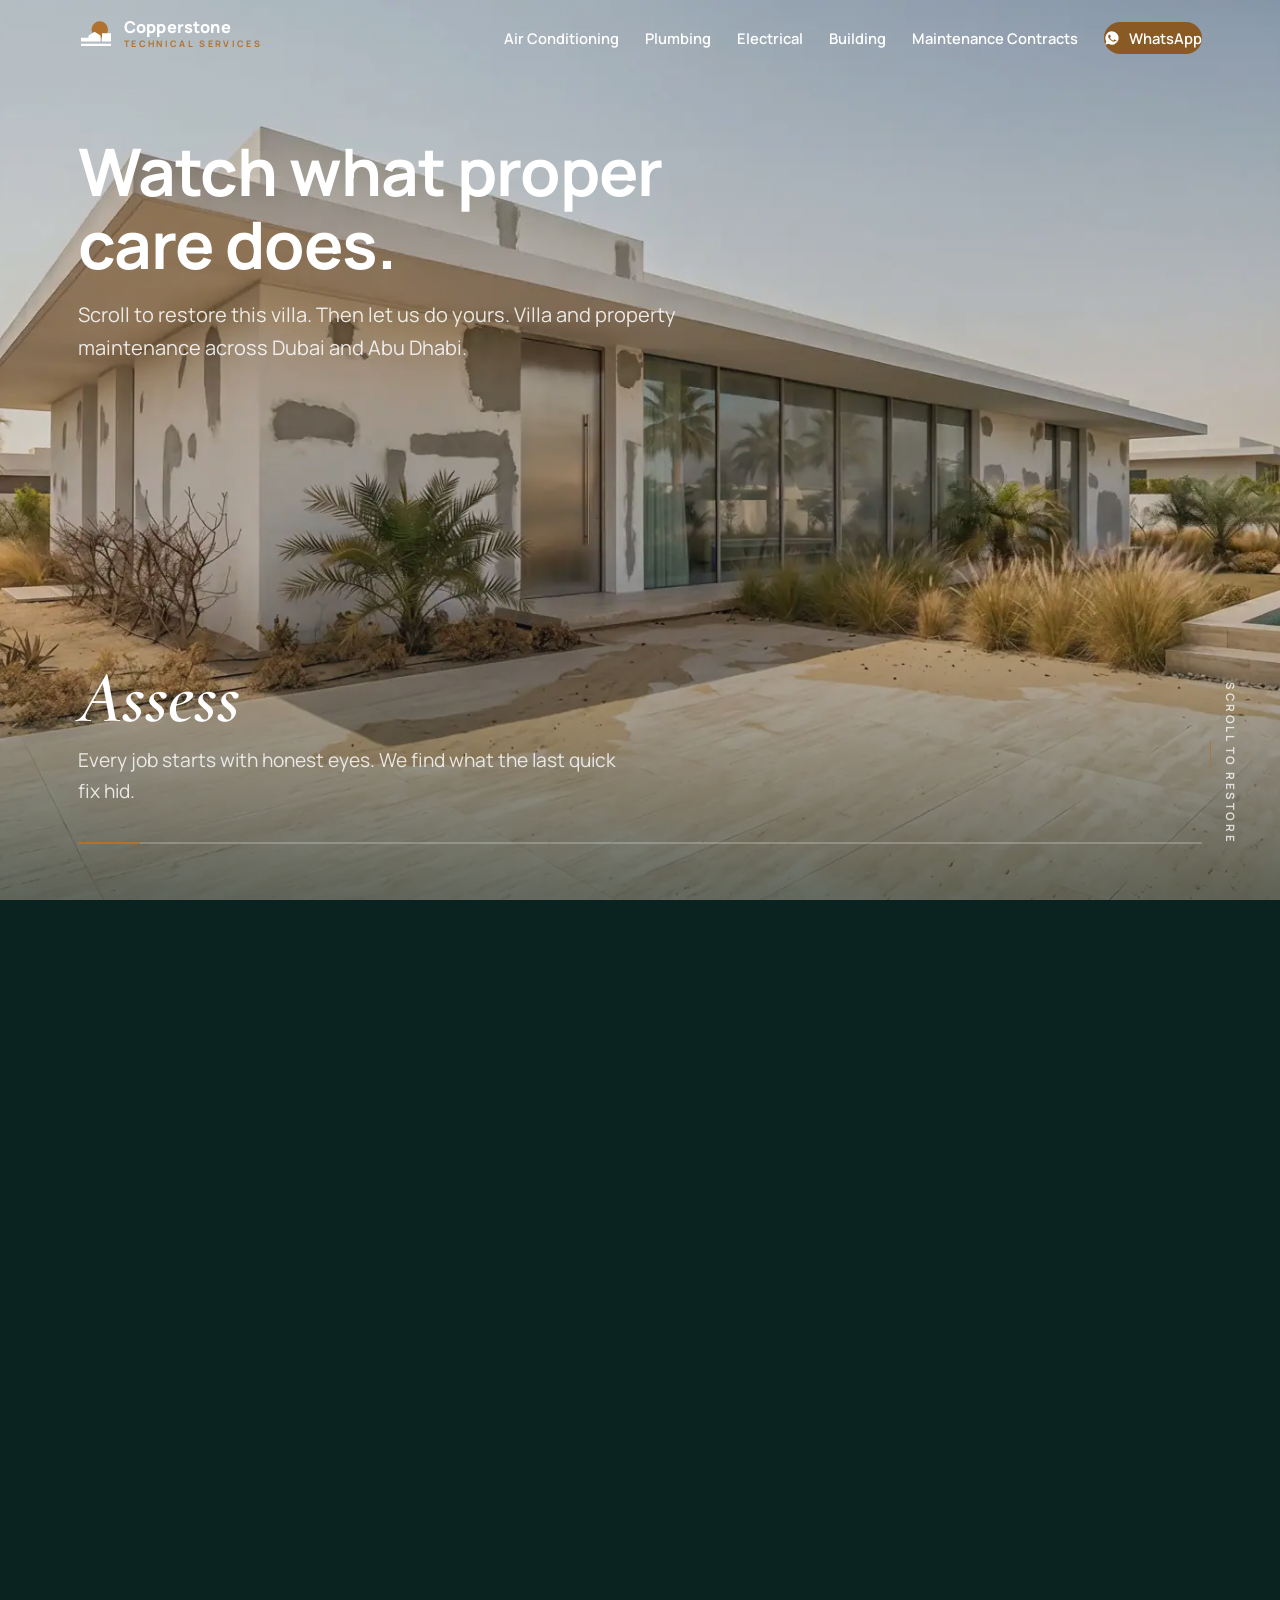
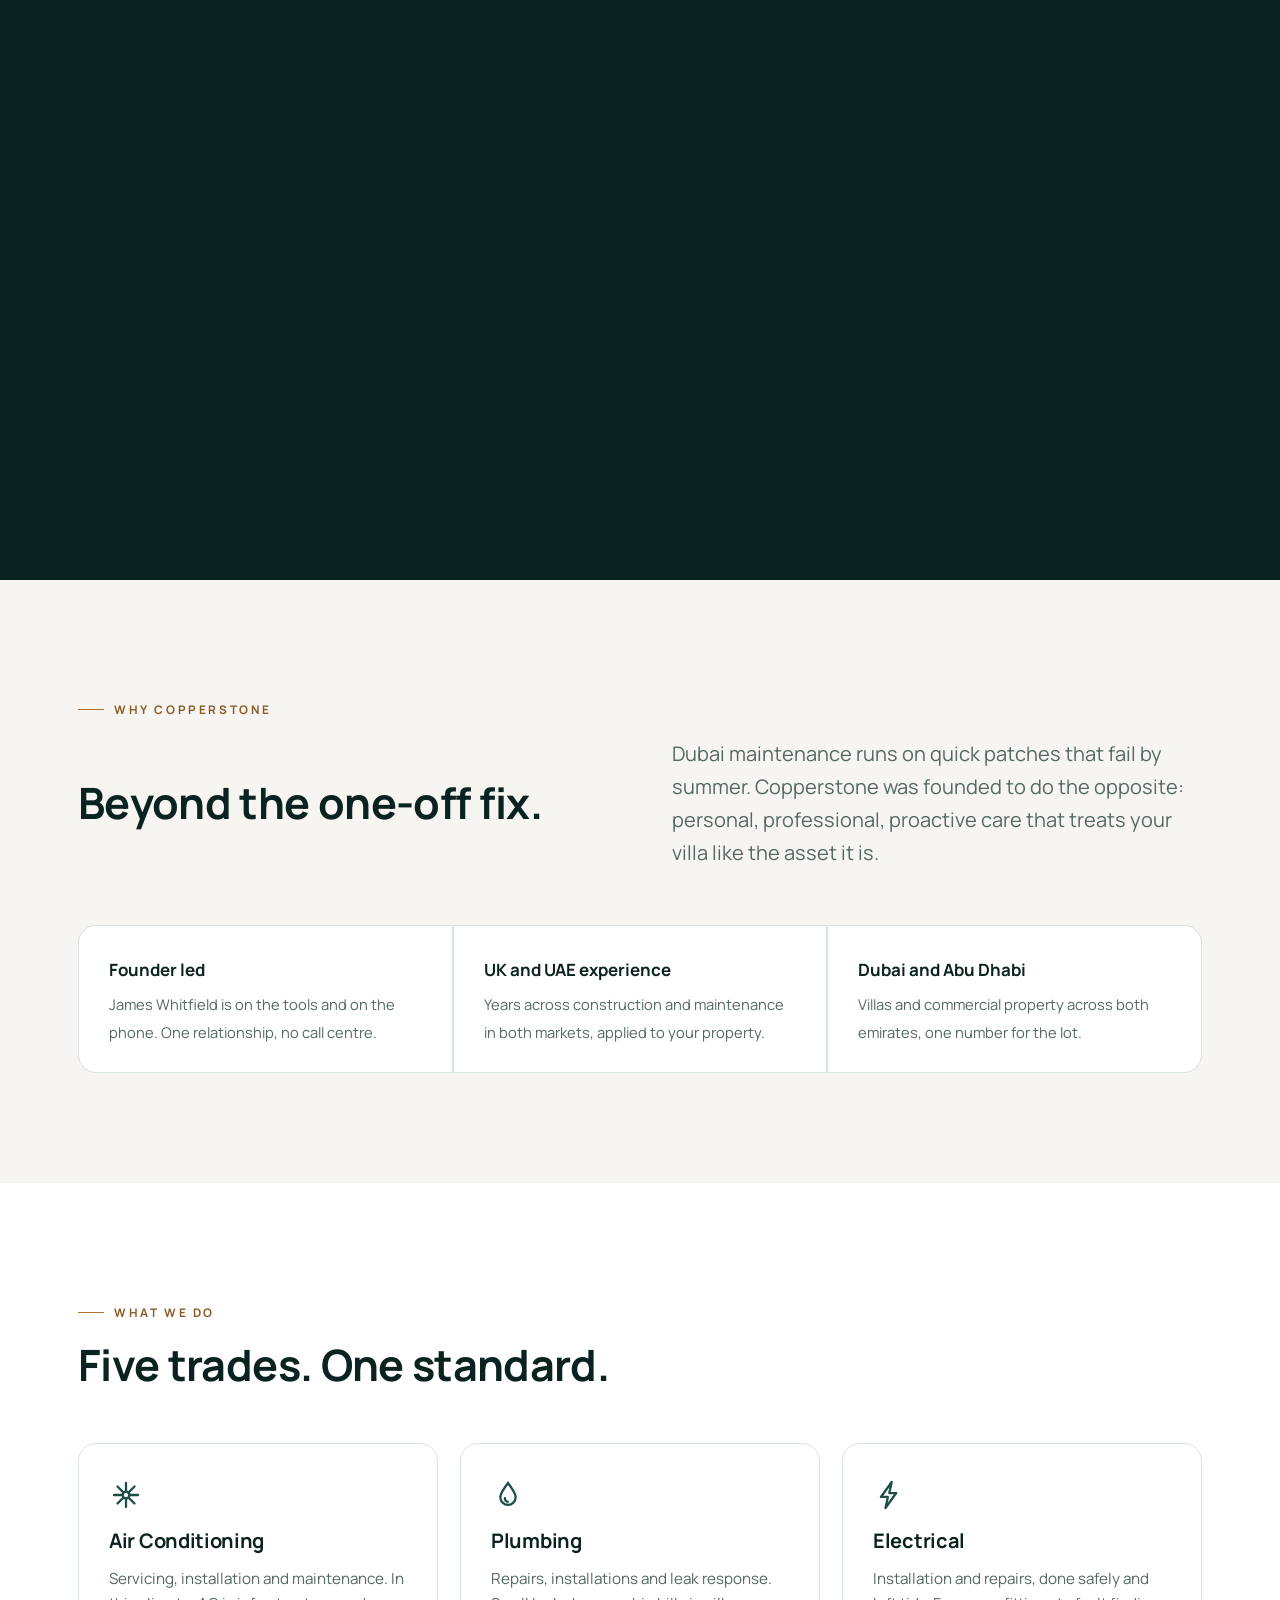
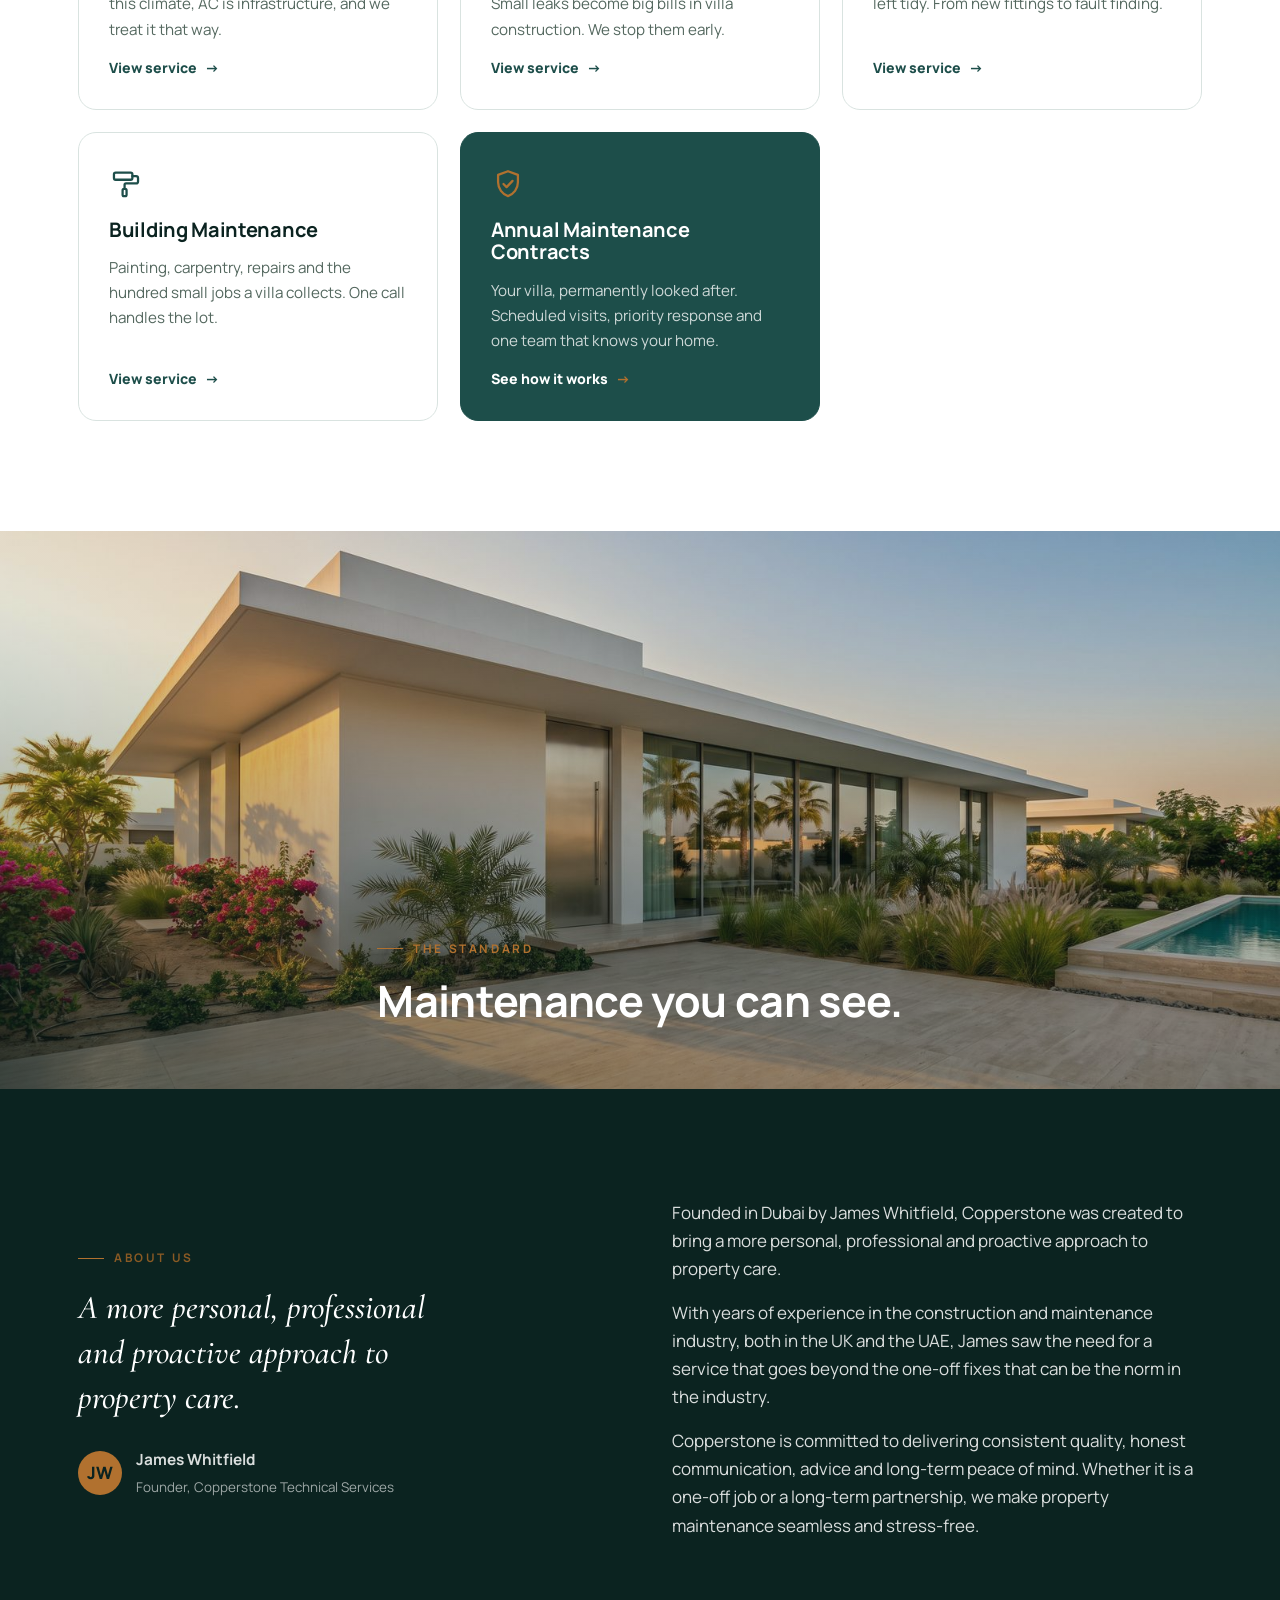
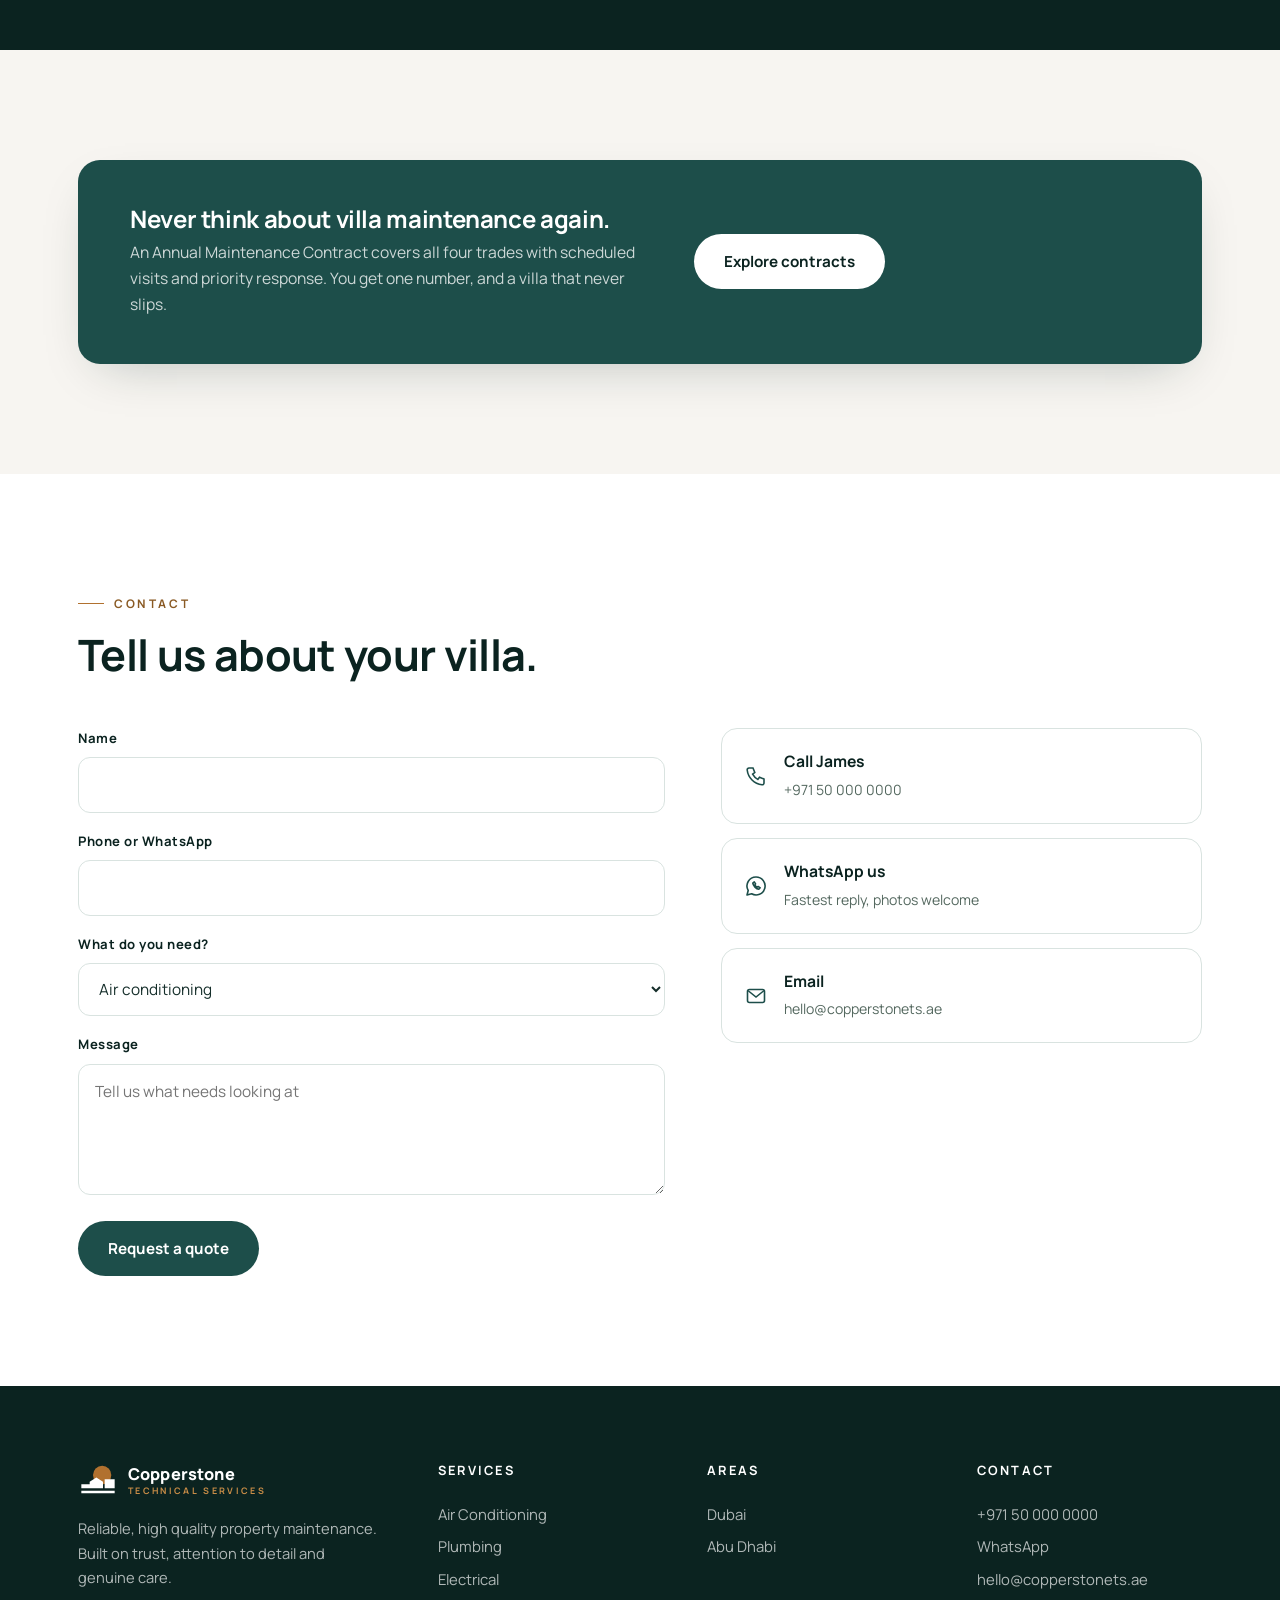
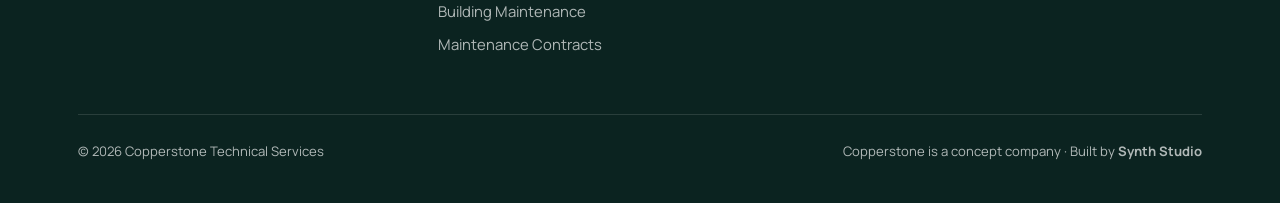
<file: index.html>
<!DOCTYPE html>
<html lang="en">
<head>
<meta charset="UTF-8">
<meta name="viewport" content="width=device-width, initial-scale=1.0">
<meta name="robots" content="noindex">
<title>Copperstone Technical Services | Villa Maintenance in Dubai &amp; Abu Dhabi</title>
<meta name="description" content="Premium villa and property maintenance across Dubai and Abu Dhabi. Air conditioning, plumbing, electrical and building works, plus Annual Maintenance Contracts. Founder led, UK and UAE experience.">
<meta property="og:type" content="website">
<meta property="og:site_name" content="Copperstone Technical Services">
<meta property="og:title" content="Copperstone Technical Services | Villa Maintenance in Dubai &amp; Abu Dhabi">
<meta property="og:description" content="Premium villa and property maintenance across Dubai and Abu Dhabi. Air conditioning, plumbing, electrical and building works, plus Annual Maintenance Contracts. Founder led, UK and UAE experience.">
<meta property="og:url" content="https://ezcb4.github.io/demo-villa-maintenance/">
<meta property="og:image" content="https://ezcb4.github.io/demo-villa-maintenance/assets/og-image.jpg">
<meta property="og:image:width" content="1200">
<meta property="og:image:height" content="630">
<meta name="twitter:card" content="summary_large_image">
<meta name="twitter:image" content="https://ezcb4.github.io/demo-villa-maintenance/assets/og-image.jpg">
<meta name="theme-color" content="#0b2320">
<link rel="apple-touch-icon" href="assets/apple-touch-icon.png">
<link rel="icon" href="assets/copperstone-mark.svg" type="image/svg+xml">
<link rel="preconnect" href="https://fonts.googleapis.com">
<link rel="preconnect" href="https://fonts.gstatic.com" crossorigin>
<link href="https://fonts.googleapis.com/css2?family=Manrope:wght@400;500;600;700;800&family=Cormorant+Garamond:ital,wght@1,500;1,600&display=swap" rel="stylesheet">
<link rel="stylesheet" href="styles.css">
</head>
<body>

<a class="skip-link" href="#main">Skip to content</a>
<header class="nav over-hero">
  <div class="nav-inner">
    <a class="nav-logo" href="index.html" aria-label="Copperstone Technical Services home">
      <span class="brand"><svg class="brand-mark" viewBox="0 0 48 48" aria-hidden="true"><circle cx="29" cy="18" r="11" fill="#b1712f"/><path fill="currentColor" d="M4 34h26v-8l-8-5-8 5v3H4Zm28-11h12v11H32Zm-28 14h40v3H4Z"/></svg><span class="brand-text">Copperstone<em>Technical Services</em></span></span>
    </a>
    <button class="nav-burger" aria-label="Menu" aria-expanded="false"><i></i></button>
    <nav class="nav-links">
      <a href="services/air-conditioning.html">Air Conditioning</a>
      <a href="services/plumbing.html">Plumbing</a>
      <a href="services/electrical.html">Electrical</a>
      <a href="services/building-maintenance.html">Building</a>
      <a href="services/annual-maintenance-contracts.html">Maintenance Contracts</a>
      <a class="btn-wa" href="#demo">
        <svg viewBox="0 0 24 24" fill="currentColor" aria-hidden="true"><path d="M12 2a10 10 0 0 0-8.6 15.1L2 22l5-1.3A10 10 0 1 0 12 2Zm5.2 14.2c-.2.6-1.2 1.1-1.7 1.2-.5 0-1 .2-3.3-.7-2.8-1.1-4.6-4-4.7-4.2-.1-.2-1.1-1.5-1.1-2.9s.7-2 1-2.3c.2-.3.5-.3.7-.3h.5c.2 0 .4 0 .6.5l.9 2.1c0 .2.1.4 0 .6l-.4.6-.5.5c-.2.2-.3.4-.1.7.2.3.8 1.4 1.8 2.2 1.2 1.1 2.3 1.4 2.6 1.6.3.1.5.1.7-.1l1-1.2c.2-.3.4-.2.7-.1l2.2 1c.3.2.5.3.6.4 0 .1 0 .8-.3 1.4Z"/></svg>
        WhatsApp
      </a>
    </nav>
  </div>
</header>
<main id="main">

<!-- Scroll-restoration hero: scroll drives the villa from neglected to restored -->
<section class="scrub" aria-label="A villa being restored as you scroll">
  <div class="scrub-stage">
    <canvas id="scrubCanvas" aria-hidden="true"></canvas>
    <div class="scrub-shade"></div>

    <div class="hero-topline">
      <div class="wrap">
        <h1>Watch what proper care does.</h1>
        <p class="lead">Scroll to restore this villa. Then let us do yours. Villa and property maintenance across Dubai and Abu Dhabi.</p>
      </div>
    </div>

    <div class="scrub-copy">
      <div class="wrap">
        <div class="stage-word" aria-hidden="true">
          <span>Assess</span><span>Repair</span><span>Restore</span><span>Maintain</span>
        </div>
        <p class="stage-line">
          <span>Every job starts with honest eyes. We find what the last quick fix hid.</span>
          <span>Fixed properly, once. Air conditioning, plumbing, electrical and building works.</span>
          <span>Finished to the standard your villa deserves.</span>
          <span>And it never slips back. That is what an Annual Maintenance Contract is for.</span>
        </p>
        <div class="scrub-progress"><i></i></div>
      </div>
    </div>

    <div class="scrub-hint">Scroll to restore</div>
  </div>
</section>

<!-- Reduced-motion / load-failure fallback -->
<template id="fallbackHero">
  <section class="page-hero" aria-label="A restored villa at golden hour">
    <img src="assets/stage_d_1600.jpg" alt="A restored modern villa at golden hour" width="1600" height="900" decoding="async" fetchpriority="high">
    <div class="wrap">
      <h1>Watch what proper care does.</h1>
      <p class="lead">Villa and property maintenance across Dubai and Abu Dhabi. Assess, repair, restore, maintain.</p>
    </div>
  </section>
</template>

<section class="section" id="why">
  <div class="wrap">
    <p class="eyebrow">Why Copperstone</p>
    <div class="split">
      <h2>Beyond the one-off fix.</h2>
      <p class="lead">Dubai maintenance runs on quick patches that fail by summer. Copperstone was founded to do the opposite: personal, professional, proactive care that treats your villa like the asset it is.</p>
    </div>
    <div class="facts reveal" style="margin-top:56px">
      <div class="fact"><b>Founder led</b><span>James Whitfield is on the tools and on the phone. One relationship, no call centre.</span></div>
      <div class="fact"><b>UK and UAE experience</b><span>Years across construction and maintenance in both markets, applied to your property.</span></div>
      <div class="fact"><b>Dubai and Abu Dhabi</b><span>Villas and commercial property across both emirates, one number for the lot.</span></div>
    </div>
  </div>
</section>

<section class="section on-white" id="services">
  <div class="wrap">
    <p class="eyebrow">What we do</p>
    <h2>Five trades. One standard.</h2>
    <div class="svc-grid">
      <a class="svc-card reveal" href="services/air-conditioning.html">
        <svg viewBox="0 0 24 24" fill="none" stroke-width="1.6" stroke-linecap="round"><circle cx="12" cy="12" r="2.4"/><path d="M12 9.6V3.5M12 14.4v6.1M9.6 12H3.5M14.4 12h6.1M10.3 10.3 6 6M13.7 13.7 18 18M13.7 10.3 18 6M10.3 13.7 6 18"/></svg>
        <h3>Air Conditioning</h3>
        <p>Servicing, installation and maintenance. In this climate, AC is infrastructure, and we treat it that way.</p>
        <span class="go">View service</span>
      </a>
      <a class="svc-card reveal" href="services/plumbing.html">
        <svg viewBox="0 0 24 24" fill="none" stroke-width="1.6" stroke-linecap="round"><path d="M12 3.5c3.2 4.2 5.4 7.2 5.4 10.1a5.4 5.4 0 1 1-10.8 0c0-2.9 2.2-5.9 5.4-10.1Z"/><path d="M9.8 14.2a2.6 2.6 0 0 0 2.1 2.6"/></svg>
        <h3>Plumbing</h3>
        <p>Repairs, installations and leak response. Small leaks become big bills in villa construction. We stop them early.</p>
        <span class="go">View service</span>
      </a>
      <a class="svc-card reveal" href="services/electrical.html">
        <svg viewBox="0 0 24 24" fill="none" stroke-width="1.6" stroke-linejoin="round"><path d="M13.2 2.8 5.6 13.4h4.9l-1.7 7.8 7.6-10.6h-4.9l1.7-7.8Z"/></svg>
        <h3>Electrical</h3>
        <p>Installation and repairs, done safely and left tidy. From new fittings to fault finding.</p>
        <span class="go">View service</span>
      </a>
      <a class="svc-card reveal" href="services/building-maintenance.html">
        <svg viewBox="0 0 24 24" fill="none" stroke-width="1.6" stroke-linecap="round" stroke-linejoin="round"><rect x="3.5" y="4" width="13" height="5" rx="1.2"/><path d="M16.5 6.5h2.6a1.4 1.4 0 0 1 1.4 1.4v2.3a1.4 1.4 0 0 1-1.4 1.4H12a1 1 0 0 0-1 1v1.9"/><rect x="9.6" y="15.5" width="2.8" height="5" rx="1"/></svg>
        <h3>Building Maintenance</h3>
        <p>Painting, carpentry, repairs and the hundred small jobs a villa collects. One call handles the lot.</p>
        <span class="go">View service</span>
      </a>
      <a class="svc-card amc reveal" href="services/annual-maintenance-contracts.html">
        <svg viewBox="0 0 24 24" fill="none" stroke-width="1.6" stroke-linecap="round" stroke-linejoin="round"><path d="M12 3 5 5.6v5.2c0 4.4 3 8.5 7 9.7 4-1.2 7-5.3 7-9.7V5.6L12 3Z"/><path d="m8.8 12 2.2 2.2 4.2-4.4"/></svg>
        <h3>Annual Maintenance Contracts</h3>
        <p>Your villa, permanently looked after. Scheduled visits, priority response and one team that knows your home.</p>
        <span class="go">See how it works</span>
      </a>
    </div>
  </div>
</section>

<section class="band" aria-label="Restored villa">
  <img src="assets/stage_d_1600.jpg" alt="A restored modern villa, the standard Copperstone works to" width="1600" height="900" decoding="async" loading="lazy">
  <div class="wrap">
    <p class="eyebrow" style="color:var(--brass)">The standard</p>
    <h2>Maintenance you can see.</h2>
  </div>
</section>

<section class="section on-ink" id="about">
  <div class="wrap split">
    <div>
      <p class="eyebrow">About us</p>
      <p class="founder-quote">A more personal, professional and proactive approach to property care.</p>
      <div class="founder-sig">
        <div class="dot">JW</div>
        <div><b>James Whitfield</b><span>Founder, Copperstone Technical Services</span></div>
      </div>
    </div>
    <div>
      <p>Founded in Dubai by James Whitfield, Copperstone was created to bring a more personal, professional and proactive approach to property care.</p>
      <p style="margin-top:16px">With years of experience in the construction and maintenance industry, both in the UK and the UAE, James saw the need for a service that goes beyond the one-off fixes that can be the norm in the industry.</p>
      <p style="margin-top:16px">Copperstone is committed to delivering consistent quality, honest communication, advice and long-term peace of mind. Whether it is a one-off job or a long-term partnership, we make property maintenance seamless and stress-free.</p>
    </div>
  </div>
</section>

<section class="section">
  <div class="wrap">
    <div class="amc-strip reveal">
      <div>
        <h3>Never think about villa maintenance again.</h3>
        <p>An Annual Maintenance Contract covers all four trades with scheduled visits and priority response. You get one number, and a villa that never slips.</p>
      </div>
      <a class="btn on-dark" href="services/annual-maintenance-contracts.html">Explore contracts</a>
    </div>
  </div>
</section>

<section class="section on-white" id="contact">
  <div class="wrap">
    <p class="eyebrow">Contact</p>
    <h2>Tell us about your villa.</h2>
    <div class="contact-grid" style="margin-top:48px">
      <form onsubmit="event.preventDefault(); this.querySelector('button').textContent='Sent';">
        <div class="field"><label for="f-name">Name</label><input id="f-name" type="text" autocomplete="name" required></div>
        <div class="field"><label for="f-phone">Phone or WhatsApp</label><input id="f-phone" type="tel" autocomplete="tel" required></div>
        <div class="field"><label for="f-need">What do you need?</label>
          <select id="f-need">
            <option>Air conditioning</option><option>Plumbing</option><option>Electrical</option><option>Building maintenance</option><option>Annual Maintenance Contract</option><option>Something else</option>
          </select>
        </div>
        <div class="field"><label for="f-msg">Message</label><textarea id="f-msg" rows="4" placeholder="Tell us what needs looking at"></textarea></div>
        <button class="btn" type="submit">Request a quote</button>
      </form>
      <div>
        <a class="channel" href="#demo">
          <svg viewBox="0 0 24 24" fill="none" stroke-width="1.6" stroke-linecap="round"><path d="M5 4h4l1.8 4.5-2.2 1.7a13 13 0 0 0 5.2 5.2l1.7-2.2L20 15v4a1.8 1.8 0 0 1-2 1.8A16.8 16.8 0 0 1 3.2 6 1.8 1.8 0 0 1 5 4Z"/></svg>
          <div><b>Call James</b><span>+971 50 000 0000</span></div>
        </a>
        <a class="channel" href="#demo">
          <svg viewBox="0 0 24 24" fill="none" stroke-width="1.6" stroke-linecap="round" stroke-linejoin="round"><path d="M12 3a9 9 0 0 0-7.8 13.5L3 21l4.6-1.2A9 9 0 1 0 12 3Z"/><path d="M8.8 9.2c.3 2.6 3.4 5.7 6 6l1.4-1.4-2-1.3-1 .7c-.8-.4-1.9-1.5-2.3-2.3l.7-1-1.3-2-1.5 1.3Z"/></svg>
          <div><b>WhatsApp us</b><span>Fastest reply, photos welcome</span></div>
        </a>
        <a class="channel" href="#demo">
          <svg viewBox="0 0 24 24" fill="none" stroke-width="1.6" stroke-linecap="round"><rect x="3.5" y="5.5" width="17" height="13" rx="2"/><path d="m4.5 7 7.5 6 7.5-6"/></svg>
          <div><b>Email</b><span>hello@copperstonets.ae</span></div>
        </a>
      </div>
    </div>
  </div>
</section>

</main>
<footer>
  <div class="wrap">
    <div class="foot-grid">
      <div>
        <span class="brand brand-foot"><svg class="brand-mark" viewBox="0 0 48 48" aria-hidden="true"><circle cx="29" cy="18" r="11" fill="#b1712f"/><path fill="currentColor" d="M4 34h26v-8l-8-5-8 5v3H4Zm28-11h12v11H32Zm-28 14h40v3H4Z"/></svg><span class="brand-text">Copperstone<em>Technical Services</em></span></span>
        <p style="font-size:.92rem; max-width:34ch">Reliable, high quality property maintenance. Built on trust, attention to detail and genuine care.</p>
      </div>
      <div>
        <h4>Services</h4>
        <a href="services/air-conditioning.html">Air Conditioning</a>
        <a href="services/plumbing.html">Plumbing</a>
        <a href="services/electrical.html">Electrical</a>
        <a href="services/building-maintenance.html">Building Maintenance</a>
        <a href="services/annual-maintenance-contracts.html">Maintenance Contracts</a>
      </div>
      <div>
        <h4>Areas</h4>
        <a href="contact.html">Dubai</a>
        <a href="contact.html">Abu Dhabi</a>
      </div>
      <div>
        <h4>Contact</h4>
        <a href="#demo">+971 50 000 0000</a>
        <a href="#demo">WhatsApp</a>
        <a href="#demo">hello@copperstonets.ae</a>
      </div>
    </div>
    <div class="foot-base">
      <span>© <span id="yr"></span> Copperstone Technical Services</span>
      <span>Copperstone is a concept company · Built by <strong style="color:inherit">Synth Studio</strong></span>
    </div>
  </div>
</footer>

<script src="site.js"></script>
</body>
</html>
</file>
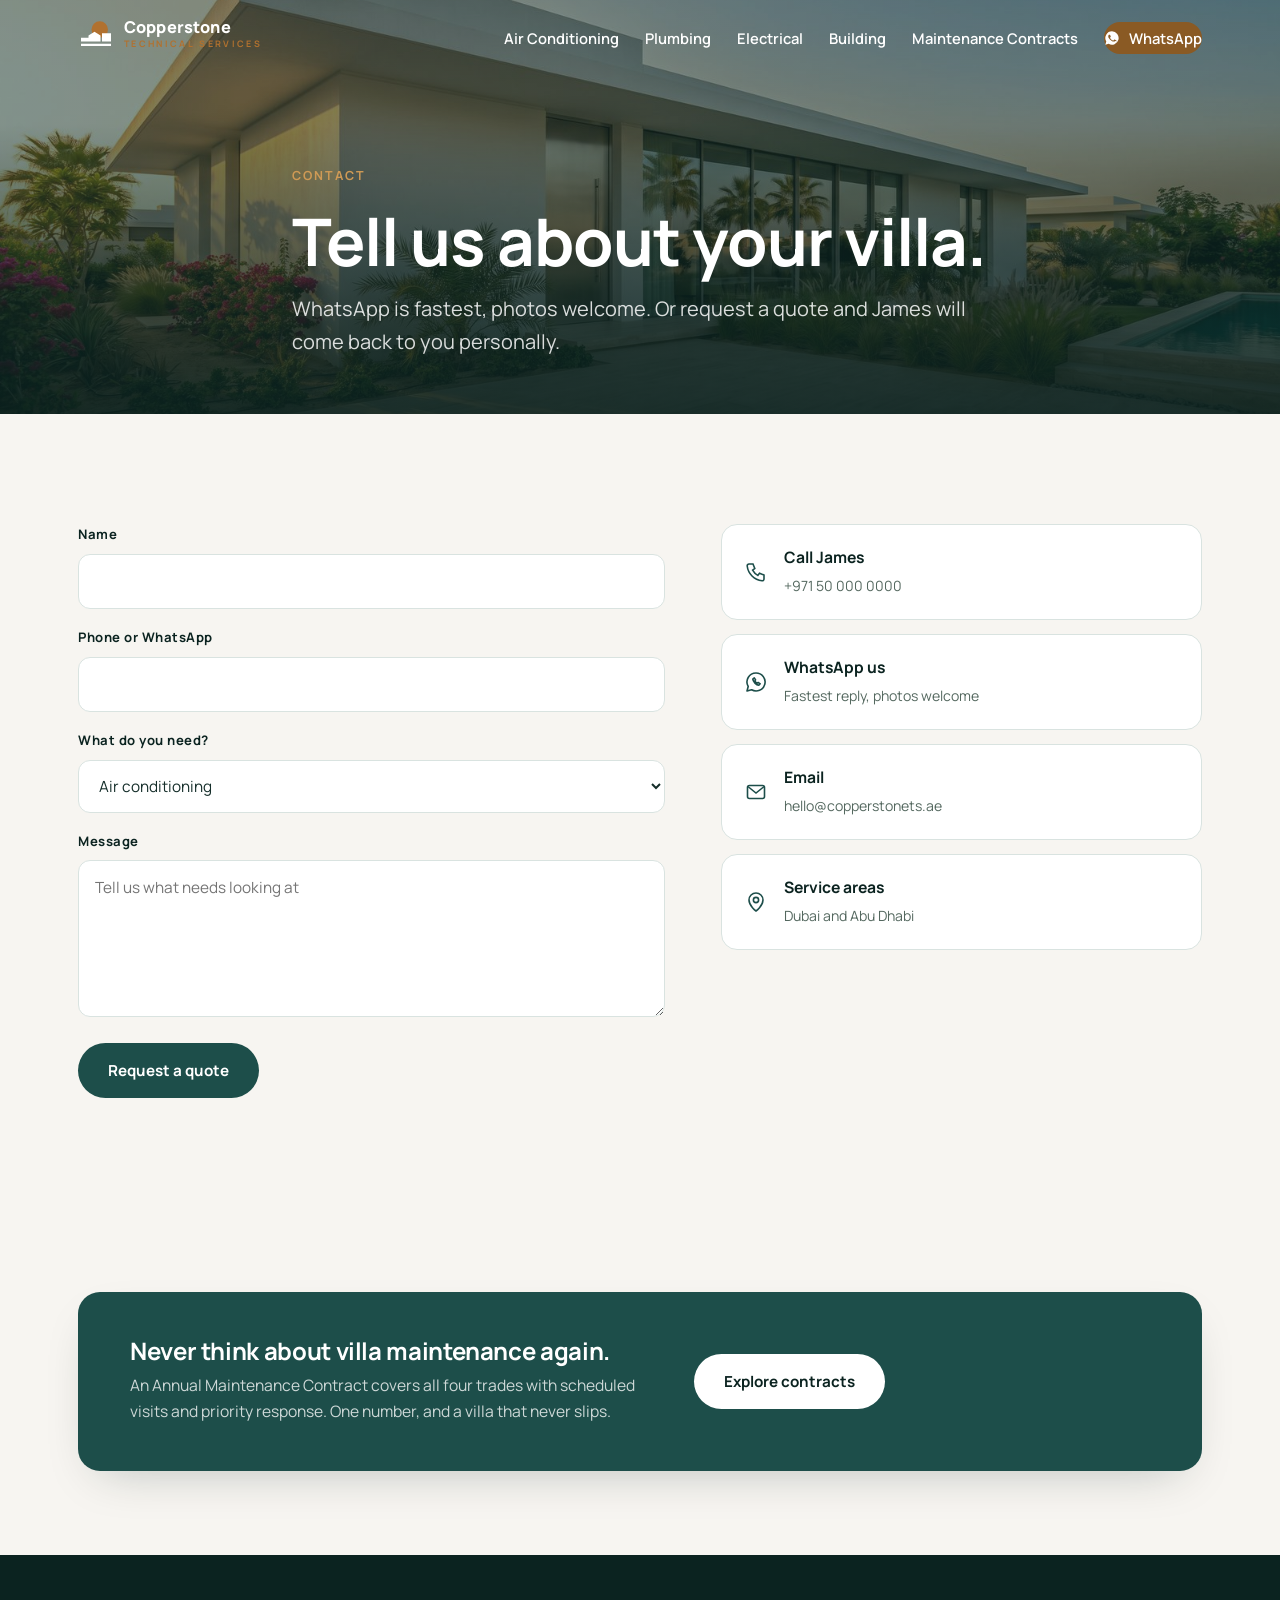
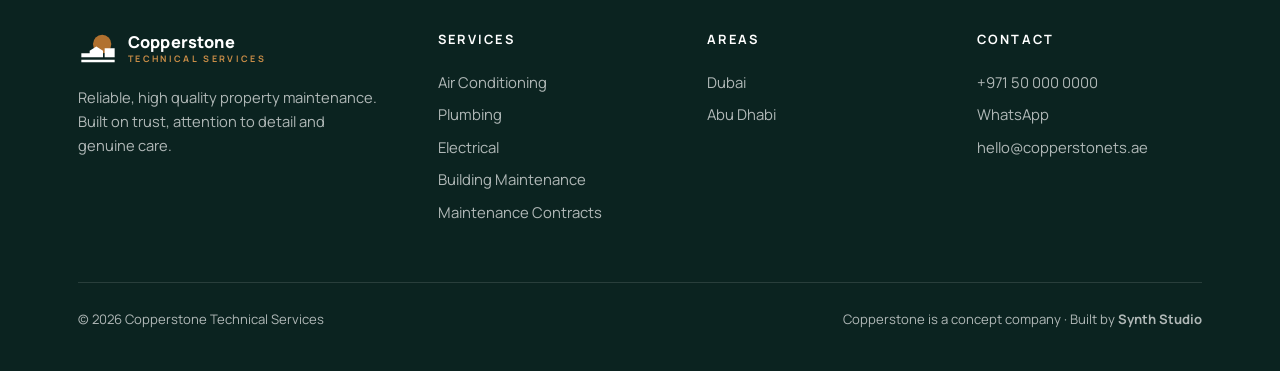
<file: contact.html>
<!DOCTYPE html>
<html lang="en">
<head>
<meta charset="UTF-8">
<meta name="viewport" content="width=device-width, initial-scale=1.0">
<meta name="robots" content="noindex">
<title>Contact Copperstone Technical Services | Villa Maintenance Dubai</title>
<meta name="description" content="Call, WhatsApp or email Copperstone Technical Services for villa and property maintenance across Dubai and Abu Dhabi.">
<meta property="og:type" content="website">
<meta property="og:site_name" content="Copperstone Technical Services">
<meta property="og:title" content="Contact Copperstone Technical Services | Villa Maintenance Dubai">
<meta property="og:description" content="Call, WhatsApp or email Copperstone Technical Services for villa and property maintenance across Dubai and Abu Dhabi.">
<meta property="og:url" content="https://ezcb4.github.io/demo-villa-maintenance/contact.html">
<meta property="og:image" content="https://ezcb4.github.io/demo-villa-maintenance/assets/og-image.jpg">
<meta property="og:image:width" content="1200">
<meta property="og:image:height" content="630">
<meta name="twitter:card" content="summary_large_image">
<meta name="twitter:image" content="https://ezcb4.github.io/demo-villa-maintenance/assets/og-image.jpg">
<meta name="theme-color" content="#0b2320">
<link rel="apple-touch-icon" href="assets/apple-touch-icon.png">
<link rel="icon" href="assets/copperstone-mark.svg" type="image/svg+xml">
<link rel="preconnect" href="https://fonts.googleapis.com">
<link rel="preconnect" href="https://fonts.gstatic.com" crossorigin>
<link href="https://fonts.googleapis.com/css2?family=Manrope:wght@400;500;600;700;800&family=Cormorant+Garamond:ital,wght@1,500;1,600&display=swap" rel="stylesheet">
<link rel="stylesheet" href="styles.css">
</head>
<body>
<a class="skip-link" href="#main">Skip to content</a>
<header class="nav">
  <div class="nav-inner">
    <a class="nav-logo" href="index.html" aria-label="Copperstone Technical Services home">
      <span class="brand"><svg class="brand-mark" viewBox="0 0 48 48" aria-hidden="true"><circle cx="29" cy="18" r="11" fill="#b1712f"/><path fill="currentColor" d="M4 34h26v-8l-8-5-8 5v3H4Zm28-11h12v11H32Zm-28 14h40v3H4Z"/></svg><span class="brand-text">Copperstone<em>Technical Services</em></span></span>
    </a>
    <button class="nav-burger" aria-label="Menu" aria-expanded="false"><i></i></button>
    <nav class="nav-links">
      <a href="services/air-conditioning.html">Air Conditioning</a>
      <a href="services/plumbing.html">Plumbing</a>
      <a href="services/electrical.html">Electrical</a>
      <a href="services/building-maintenance.html">Building</a>
      <a href="services/annual-maintenance-contracts.html">Maintenance Contracts</a>
      <a class="btn-wa" href="#demo"><svg viewBox="0 0 24 24" fill="currentColor" aria-hidden="true"><path d="M12 2a10 10 0 0 0-8.6 15.1L2 22l5-1.3A10 10 0 1 0 12 2Zm5.2 14.2c-.2.6-1.2 1.1-1.7 1.2-.5 0-1 .2-3.3-.7-2.8-1.1-4.6-4-4.7-4.2-.1-.2-1.1-1.5-1.1-2.9s.7-2 1-2.3c.2-.3.5-.3.7-.3h.5c.2 0 .4 0 .6.5l.9 2.1c0 .2.1.4 0 .6l-.4.6-.5.5c-.2.2-.3.4-.1.7.2.3.8 1.4 1.8 2.2 1.2 1.1 2.3 1.4 2.6 1.6.3.1.5.1.7-.1l1-1.2c.2-.3.4-.2.7-.1l2.2 1c.3.2.5.3.6.4 0 .1 0 .8-.3 1.4Z"/></svg> WhatsApp</a>
    </nav>
  </div>
</header>
<main id="main">
<section class="page-hero" style="min-height:46vh">
  <img src="assets/stage_d_1600.jpg" alt="" width="1600" height="900" decoding="async" fetchpriority="high">
  <div class="wrap">
    <span class="crumb">Contact</span>
    <h1>Tell us about your villa.</h1>
    <p class="lead">WhatsApp is fastest, photos welcome. Or request a quote and James will come back to you personally.</p>
  </div>
</section>

<section class="section">
  <div class="wrap">
    <div class="contact-grid">
      <form onsubmit="event.preventDefault(); this.querySelector('button').textContent='Sent';">
        <div class="field"><label for="f-name">Name</label><input id="f-name" type="text" autocomplete="name" required></div>
        <div class="field"><label for="f-phone">Phone or WhatsApp</label><input id="f-phone" type="tel" autocomplete="tel" required></div>
        <div class="field"><label for="f-need">What do you need?</label>
          <select id="f-need">
            <option>Air conditioning</option><option>Plumbing</option><option>Electrical</option><option>Building maintenance</option><option>Annual Maintenance Contract</option><option>Something else</option>
          </select>
        </div>
        <div class="field"><label for="f-msg">Message</label><textarea id="f-msg" rows="5" placeholder="Tell us what needs looking at"></textarea></div>
        <button class="btn" type="submit">Request a quote</button>
      </form>
      <div>
        <a class="channel" href="#demo">
          <svg viewBox="0 0 24 24" fill="none" stroke-width="1.6" stroke-linecap="round"><path d="M5 4h4l1.8 4.5-2.2 1.7a13 13 0 0 0 5.2 5.2l1.7-2.2L20 15v4a1.8 1.8 0 0 1-2 1.8A16.8 16.8 0 0 1 3.2 6 1.8 1.8 0 0 1 5 4Z"/></svg>
          <div><b>Call James</b><span>+971 50 000 0000</span></div>
        </a>
        <a class="channel" href="#demo">
          <svg viewBox="0 0 24 24" fill="none" stroke-width="1.6" stroke-linecap="round" stroke-linejoin="round"><path d="M12 3a9 9 0 0 0-7.8 13.5L3 21l4.6-1.2A9 9 0 1 0 12 3Z"/><path d="M8.8 9.2c.3 2.6 3.4 5.7 6 6l1.4-1.4-2-1.3-1 .7c-.8-.4-1.9-1.5-2.3-2.3l.7-1-1.3-2-1.5 1.3Z"/></svg>
          <div><b>WhatsApp us</b><span>Fastest reply, photos welcome</span></div>
        </a>
        <a class="channel" href="#demo">
          <svg viewBox="0 0 24 24" fill="none" stroke-width="1.6" stroke-linecap="round"><rect x="3.5" y="5.5" width="17" height="13" rx="2"/><path d="m4.5 7 7.5 6 7.5-6"/></svg>
          <div><b>Email</b><span>hello@copperstonets.ae</span></div>
        </a>
        <div class="channel" style="cursor:default">
          <svg viewBox="0 0 24 24" fill="none" stroke-width="1.6" stroke-linecap="round" stroke-linejoin="round"><path d="M12 21s7-5.1 7-11a7 7 0 1 0-14 0c0 5.9 7 11 7 11Z"/><circle cx="12" cy="10" r="2.6"/></svg>
          <div><b>Service areas</b><span>Dubai and Abu Dhabi</span></div>
        </div>
      </div>
    </div>
  </div>
</section>
<section class="section tight">
  <div class="wrap">
    <div class="amc-strip reveal">
      <div>
        <h3>Never think about villa maintenance again.</h3>
        <p>An Annual Maintenance Contract covers all four trades with scheduled visits and priority response. One number, and a villa that never slips.</p>
      </div>
      <a class="btn on-dark" href="services/annual-maintenance-contracts.html">Explore contracts</a>
    </div>
  </div>
</section>
</main>
<footer>
  <div class="wrap">
    <div class="foot-grid">
      <div>
        <span class="brand brand-foot"><svg class="brand-mark" viewBox="0 0 48 48" aria-hidden="true"><circle cx="29" cy="18" r="11" fill="#b1712f"/><path fill="currentColor" d="M4 34h26v-8l-8-5-8 5v3H4Zm28-11h12v11H32Zm-28 14h40v3H4Z"/></svg><span class="brand-text">Copperstone<em>Technical Services</em></span></span>
        <p style="font-size:.92rem; max-width:34ch">Reliable, high quality property maintenance. Built on trust, attention to detail and genuine care.</p>
      </div>
      <div>
        <h4>Services</h4>
        <a href="services/air-conditioning.html">Air Conditioning</a>
        <a href="services/plumbing.html">Plumbing</a>
        <a href="services/electrical.html">Electrical</a>
        <a href="services/building-maintenance.html">Building Maintenance</a>
        <a href="services/annual-maintenance-contracts.html">Maintenance Contracts</a>
      </div>
      <div>
        <h4>Areas</h4>
        <a href="contact.html">Dubai</a>
        <a href="contact.html">Abu Dhabi</a>
      </div>
      <div>
        <h4>Contact</h4>
        <a href="#demo">+971 50 000 0000</a>
        <a href="#demo">WhatsApp</a>
        <a href="#demo">hello@copperstonets.ae</a>
      </div>
    </div>
    <div class="foot-base">
      <span>© <span id="yr"></span> Copperstone Technical Services</span>
      <span>Copperstone is a concept company · Built by <strong style="color:inherit">Synth Studio</strong></span>
    </div>
  </div>
</footer>
<script src="site.js"></script>
</body>
</html>
</file>
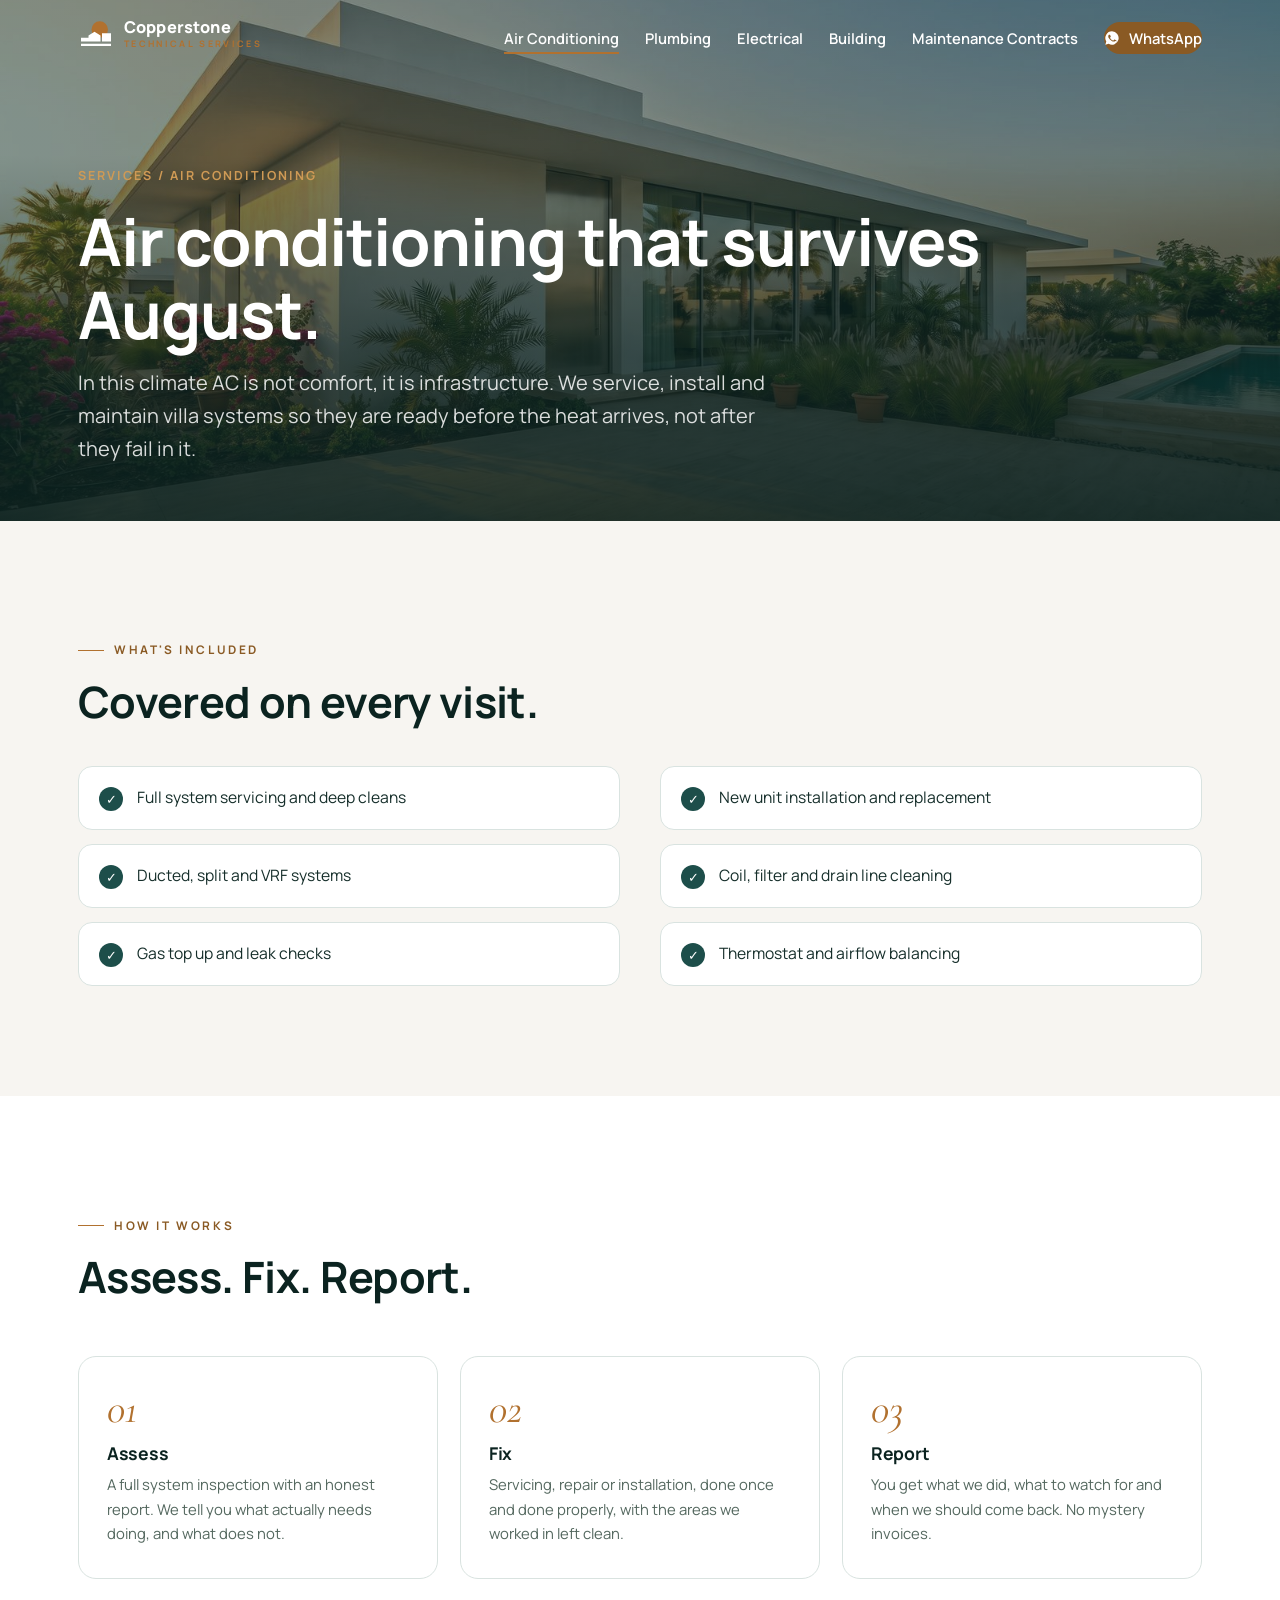
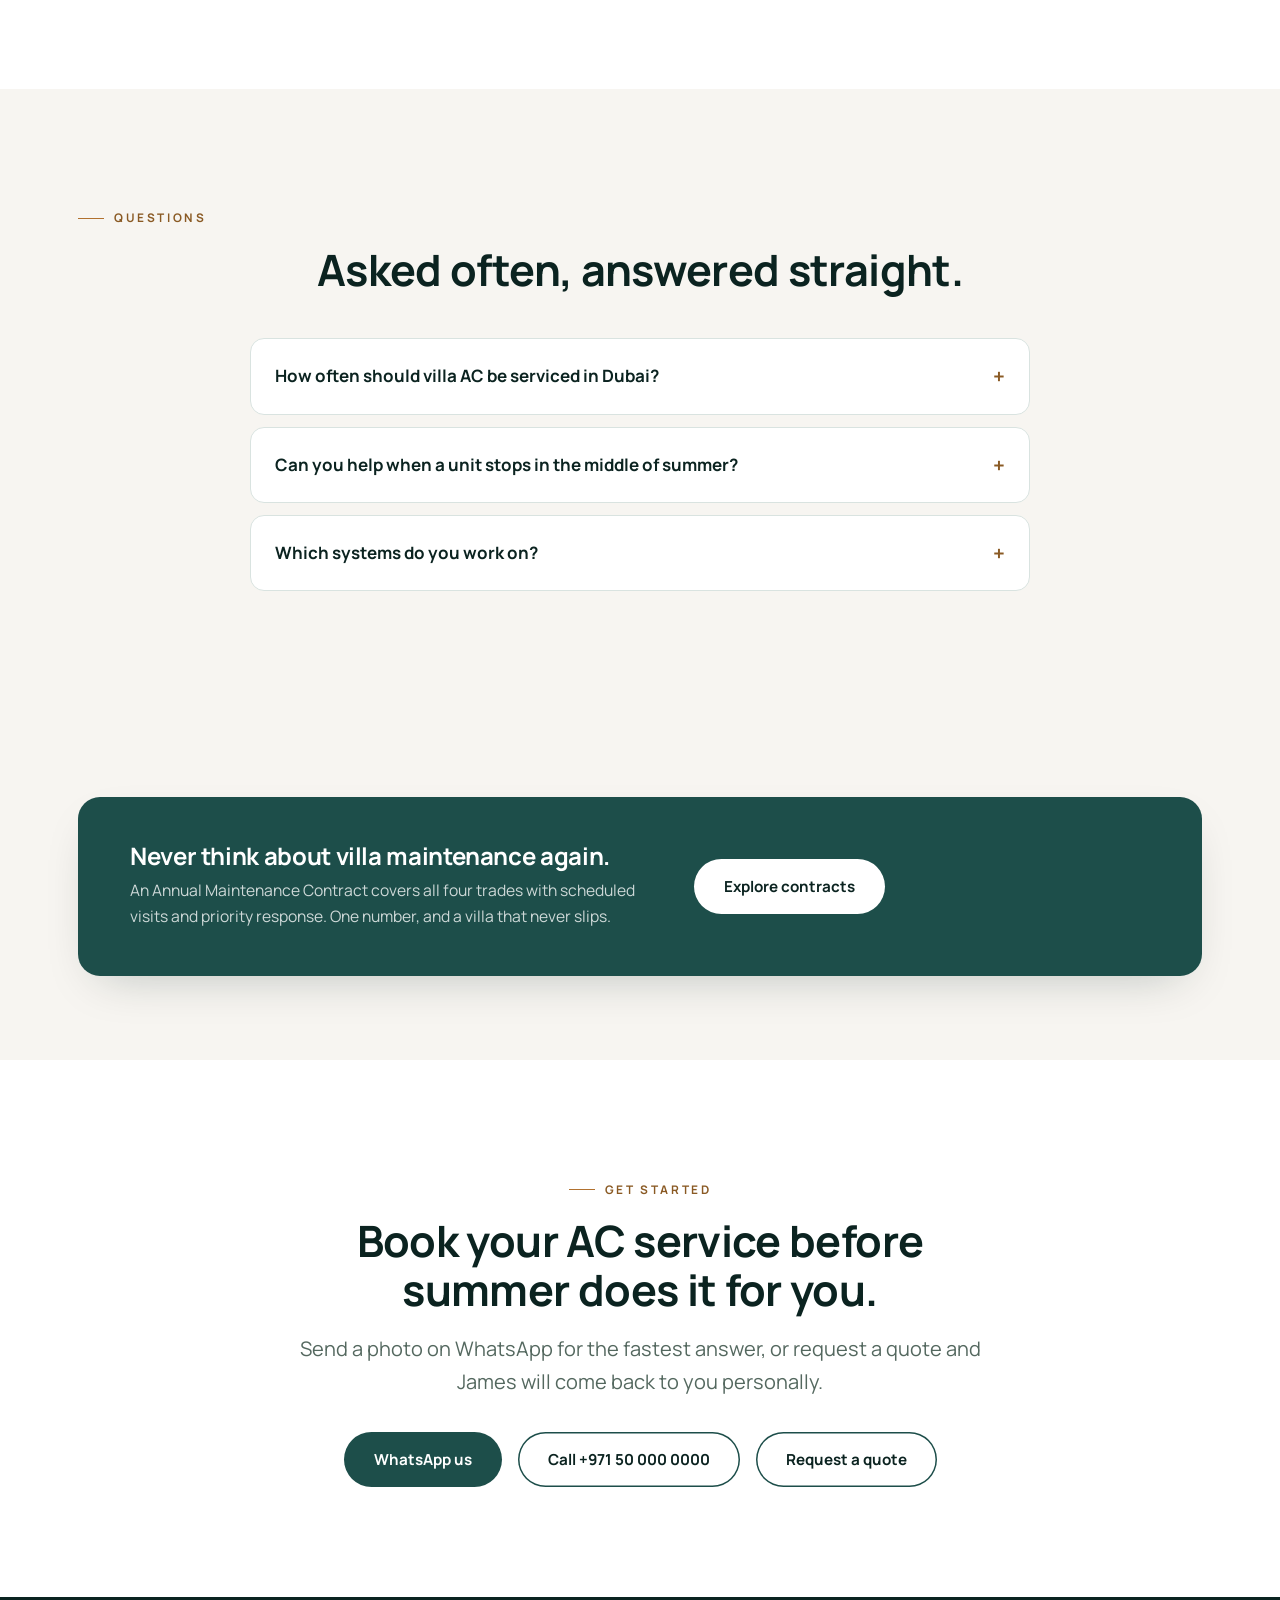
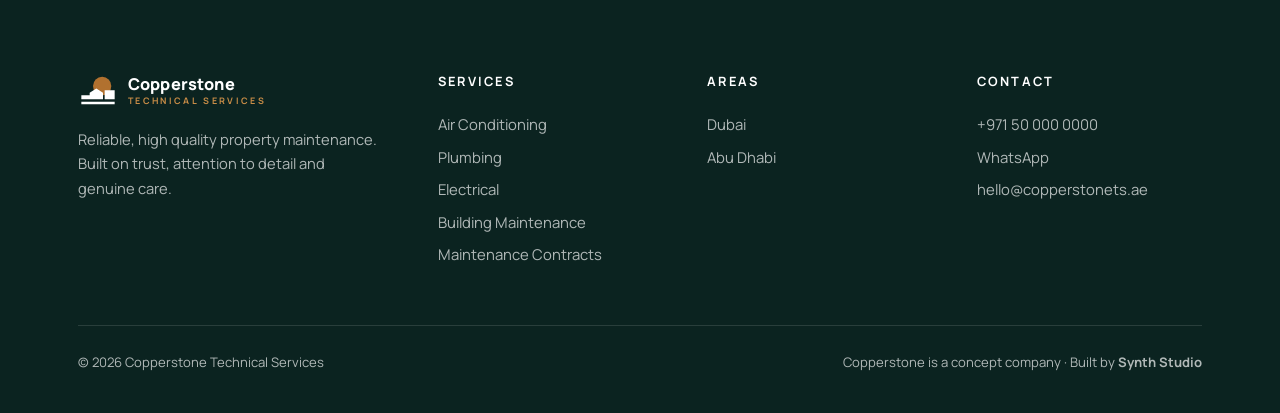
<file: services/air-conditioning.html>
<!DOCTYPE html>
<html lang="en">
<head>
<meta charset="UTF-8">
<meta name="viewport" content="width=device-width, initial-scale=1.0">
<meta name="robots" content="noindex">
<title>Air Conditioning Servicing, Installation & Maintenance in Dubai | Copperstone</title>
<meta name="description" content="Villa air conditioning servicing, installation and maintenance across Dubai and Abu Dhabi. Ducted, split and VRF systems, serviced properly by a founder led team.">
<meta property="og:type" content="website">
<meta property="og:site_name" content="Copperstone Technical Services">
<meta property="og:title" content="Air Conditioning Servicing, Installation & Maintenance in Dubai | Copperstone">
<meta property="og:description" content="Villa air conditioning servicing, installation and maintenance across Dubai and Abu Dhabi. Ducted, split and VRF systems, serviced properly by a founder led team.">
<meta property="og:url" content="https://ezcb4.github.io/demo-villa-maintenance/services/air-conditioning.html">
<meta property="og:image" content="https://ezcb4.github.io/demo-villa-maintenance/assets/og-image.jpg">
<meta property="og:image:width" content="1200">
<meta property="og:image:height" content="630">
<meta name="twitter:card" content="summary_large_image">
<meta name="twitter:image" content="https://ezcb4.github.io/demo-villa-maintenance/assets/og-image.jpg">
<meta name="theme-color" content="#0b2320">
<link rel="apple-touch-icon" href="../assets/apple-touch-icon.png">
<link rel="icon" href="../assets/copperstone-mark.svg" type="image/svg+xml">
<link rel="preconnect" href="https://fonts.googleapis.com">
<link rel="preconnect" href="https://fonts.gstatic.com" crossorigin>
<link href="https://fonts.googleapis.com/css2?family=Manrope:wght@400;500;600;700;800&family=Cormorant+Garamond:ital,wght@1,500;1,600&display=swap" rel="stylesheet">
<link rel="stylesheet" href="../styles.css">
</head>
<body>
<a class="skip-link" href="#main">Skip to content</a>
<header class="nav">
  <div class="nav-inner">
    <a class="nav-logo" href="../index.html" aria-label="Copperstone Technical Services home">
      <span class="brand"><svg class="brand-mark" viewBox="0 0 48 48" aria-hidden="true"><circle cx="29" cy="18" r="11" fill="#b1712f"/><path fill="currentColor" d="M4 34h26v-8l-8-5-8 5v3H4Zm28-11h12v11H32Zm-28 14h40v3H4Z"/></svg><span class="brand-text">Copperstone<em>Technical Services</em></span></span>
    </a>
    <button class="nav-burger" aria-label="Menu" aria-expanded="false"><i></i></button>
    <nav class="nav-links">
      <a href="../services/air-conditioning.html" aria-current="page">Air Conditioning</a>
      <a href="../services/plumbing.html">Plumbing</a>
      <a href="../services/electrical.html">Electrical</a>
      <a href="../services/building-maintenance.html">Building</a>
      <a href="../services/annual-maintenance-contracts.html">Maintenance Contracts</a>
      <a class="btn-wa" href="#demo"><svg viewBox="0 0 24 24" fill="currentColor" aria-hidden="true"><path d="M12 2a10 10 0 0 0-8.6 15.1L2 22l5-1.3A10 10 0 1 0 12 2Zm5.2 14.2c-.2.6-1.2 1.1-1.7 1.2-.5 0-1 .2-3.3-.7-2.8-1.1-4.6-4-4.7-4.2-.1-.2-1.1-1.5-1.1-2.9s.7-2 1-2.3c.2-.3.5-.3.7-.3h.5c.2 0 .4 0 .6.5l.9 2.1c0 .2.1.4 0 .6l-.4.6-.5.5c-.2.2-.3.4-.1.7.2.3.8 1.4 1.8 2.2 1.2 1.1 2.3 1.4 2.6 1.6.3.1.5.1.7-.1l1-1.2c.2-.3.4-.2.7-.1l2.2 1c.3.2.5.3.6.4 0 .1 0 .8-.3 1.4Z"/></svg> WhatsApp</a>
    </nav>
  </div>
</header>
<main id="main">
<section class="page-hero">
  <img src="../assets/stage_c_1600.jpg" alt="" width="1600" height="900" decoding="async" fetchpriority="high">
  <div class="wrap">
    <span class="crumb">Services / Air Conditioning</span>
    <h1>Air conditioning that survives August.</h1>
    <p class="lead">In this climate AC is not comfort, it is infrastructure. We service, install and maintain villa systems so they are ready before the heat arrives, not after they fail in it.</p>
  </div>
</section>

<section class="section">
  <div class="wrap">
    <p class="eyebrow">What's included</p>
    <h2>Covered on every visit.</h2>
    <div class="check-grid"><div class="check reveal">Full system servicing and deep cleans</div>
<div class="check reveal">New unit installation and replacement</div>
<div class="check reveal">Ducted, split and VRF systems</div>
<div class="check reveal">Coil, filter and drain line cleaning</div>
<div class="check reveal">Gas top up and leak checks</div>
<div class="check reveal">Thermostat and airflow balancing</div></div>
  </div>
</section>

<section class="section on-white">
  <div class="wrap">
    <p class="eyebrow">How it works</p>
    <h2>Assess. Fix. Report.</h2>
    <div class="steps"><div class="step reveal"><h3>Assess</h3><p>A full system inspection with an honest report. We tell you what actually needs doing, and what does not.</p></div>
<div class="step reveal"><h3>Fix</h3><p>Servicing, repair or installation, done once and done properly, with the areas we worked in left clean.</p></div>
<div class="step reveal"><h3>Report</h3><p>You get what we did, what to watch for and when we should come back. No mystery invoices.</p></div></div>
  </div>
</section>

<section class="section">
  <div class="wrap">
    <p class="eyebrow">Questions</p>
    <h2 style="text-align:center">Asked often, answered straight.</h2>
    <div class="faq"><details><summary>How often should villa AC be serviced in Dubai?</summary><p>Twice a year at minimum, with the important one before summer. On an Annual Maintenance Contract we schedule this for you so it never gets missed.</p></details>
<details><summary>Can you help when a unit stops in the middle of summer?</summary><p>Call or WhatsApp and we will get to you as fast as the day allows. Contract clients get priority response.</p></details>
<details><summary>Which systems do you work on?</summary><p>All the major brands and formats found in UAE villas: ducted systems, wall splits and VRF setups.</p></details></div>
  </div>
</section>
<section class="section tight">
  <div class="wrap">
    <div class="amc-strip reveal">
      <div>
        <h3>Never think about villa maintenance again.</h3>
        <p>An Annual Maintenance Contract covers all four trades with scheduled visits and priority response. One number, and a villa that never slips.</p>
      </div>
      <a class="btn on-dark" href="../services/annual-maintenance-contracts.html">Explore contracts</a>
    </div>
  </div>
</section>
<section class="section on-white cta-final">
  <div class="wrap">
    <p class="eyebrow" style="justify-content:center">Get started</p>
    <h2>Book your AC service before summer does it for you.</h2>
    <p class="lead" style="margin:0 auto">Send a photo on WhatsApp for the fastest answer, or request a quote and James will come back to you personally.</p>
    <div class="row">
      <a class="btn" href="#demo">WhatsApp us</a>
      <a class="btn ghost" href="#demo">Call +971 50 000 0000</a>
      <a class="btn ghost" href="../contact.html">Request a quote</a>
    </div>
  </div>
</section>
</main>
<footer>
  <div class="wrap">
    <div class="foot-grid">
      <div>
        <span class="brand brand-foot"><svg class="brand-mark" viewBox="0 0 48 48" aria-hidden="true"><circle cx="29" cy="18" r="11" fill="#b1712f"/><path fill="currentColor" d="M4 34h26v-8l-8-5-8 5v3H4Zm28-11h12v11H32Zm-28 14h40v3H4Z"/></svg><span class="brand-text">Copperstone<em>Technical Services</em></span></span>
        <p style="font-size:.92rem; max-width:34ch">Reliable, high quality property maintenance. Built on trust, attention to detail and genuine care.</p>
      </div>
      <div>
        <h4>Services</h4>
        <a href="../services/air-conditioning.html">Air Conditioning</a>
        <a href="../services/plumbing.html">Plumbing</a>
        <a href="../services/electrical.html">Electrical</a>
        <a href="../services/building-maintenance.html">Building Maintenance</a>
        <a href="../services/annual-maintenance-contracts.html">Maintenance Contracts</a>
      </div>
      <div>
        <h4>Areas</h4>
        <a href="../contact.html">Dubai</a>
        <a href="../contact.html">Abu Dhabi</a>
      </div>
      <div>
        <h4>Contact</h4>
        <a href="#demo">+971 50 000 0000</a>
        <a href="#demo">WhatsApp</a>
        <a href="#demo">hello@copperstonets.ae</a>
      </div>
    </div>
    <div class="foot-base">
      <span>© <span id="yr"></span> Copperstone Technical Services</span>
      <span>Copperstone is a concept company · Built by <strong style="color:inherit">Synth Studio</strong></span>
    </div>
  </div>
</footer>
<script src="../site.js"></script>
</body>
</html>
</file>
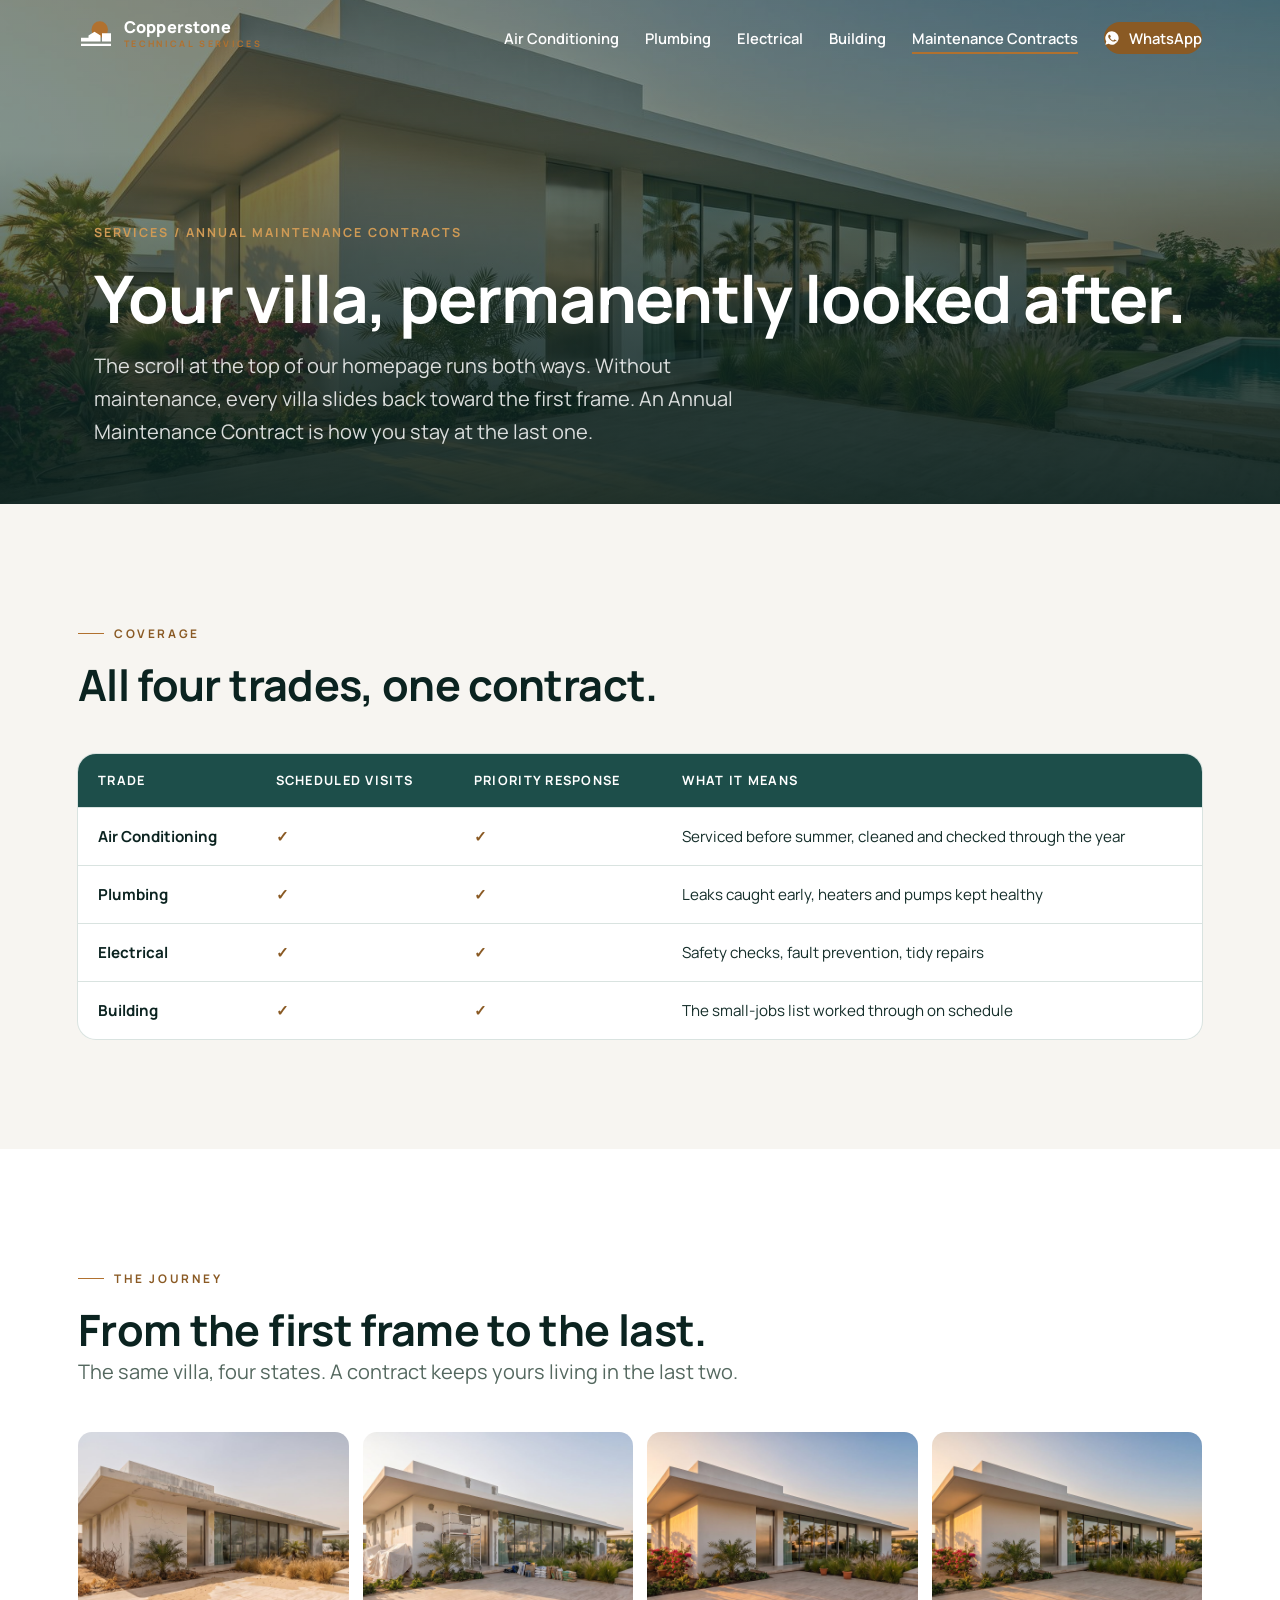
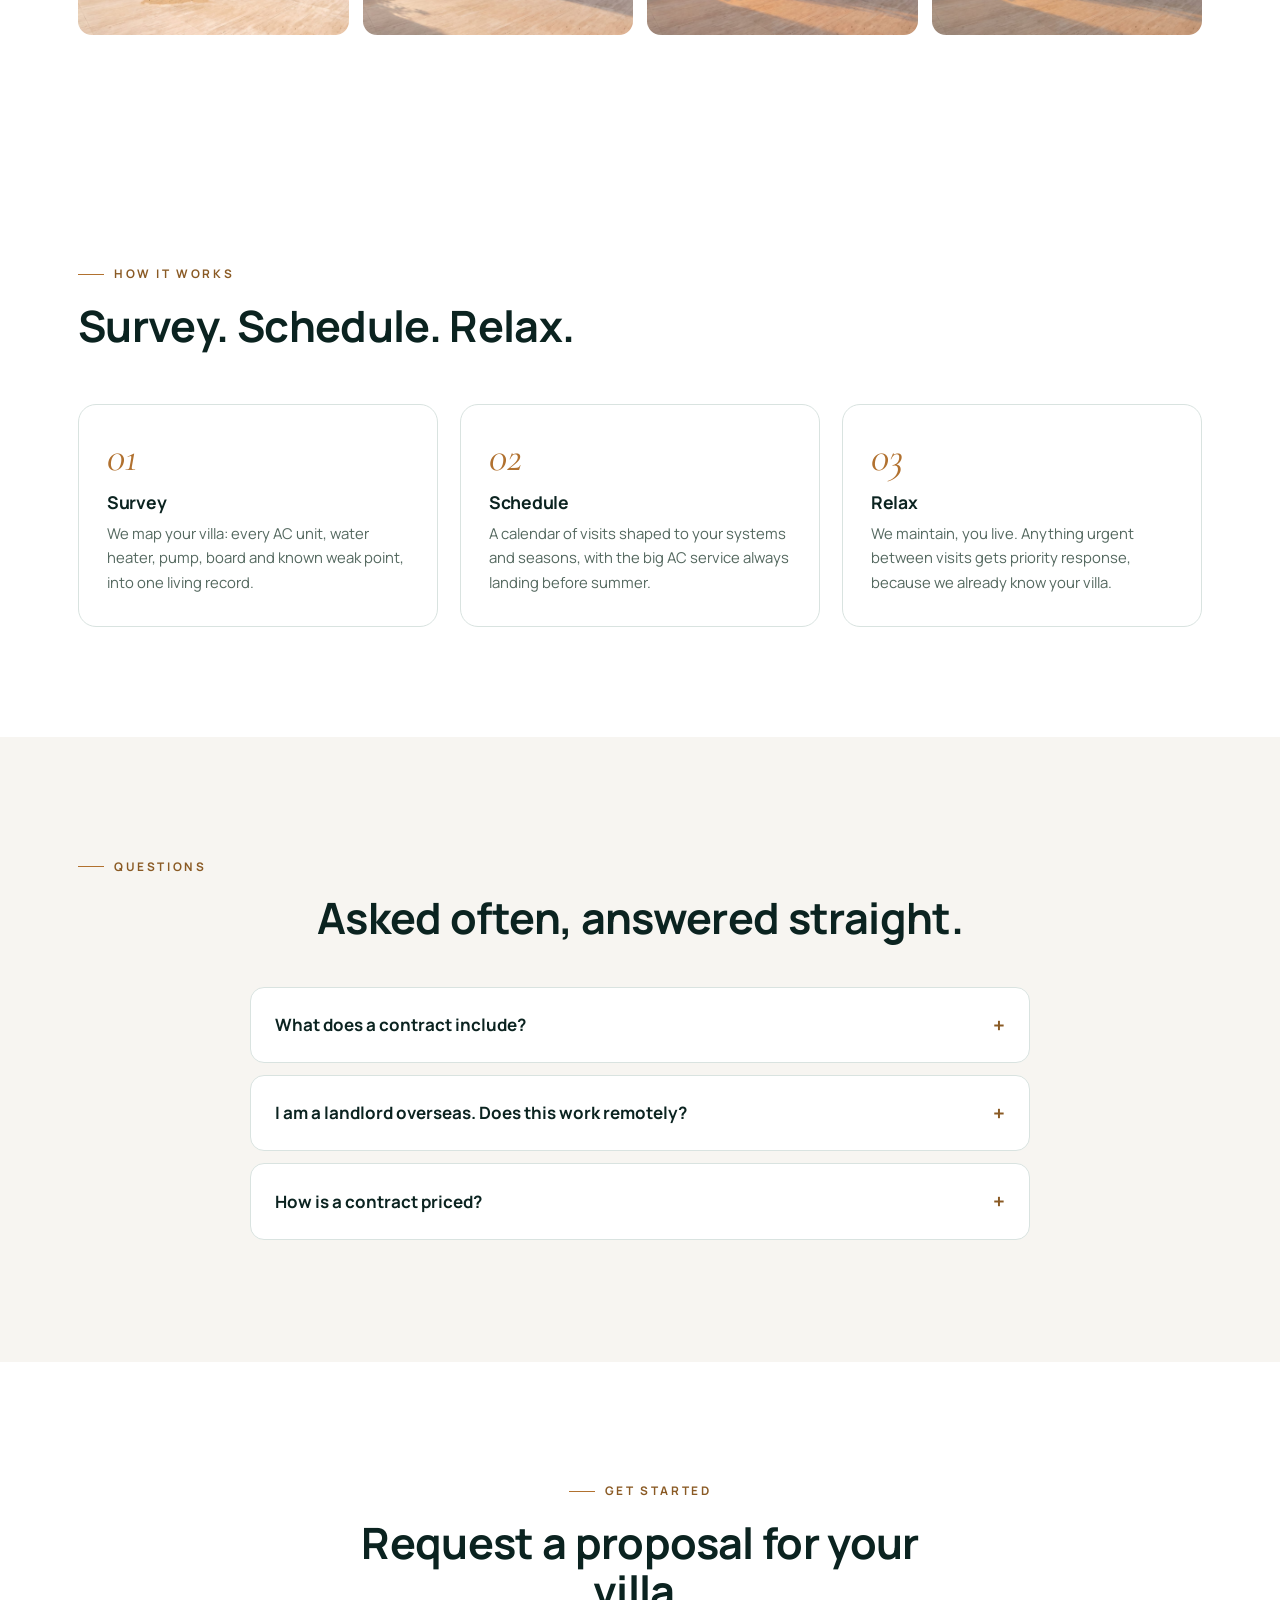
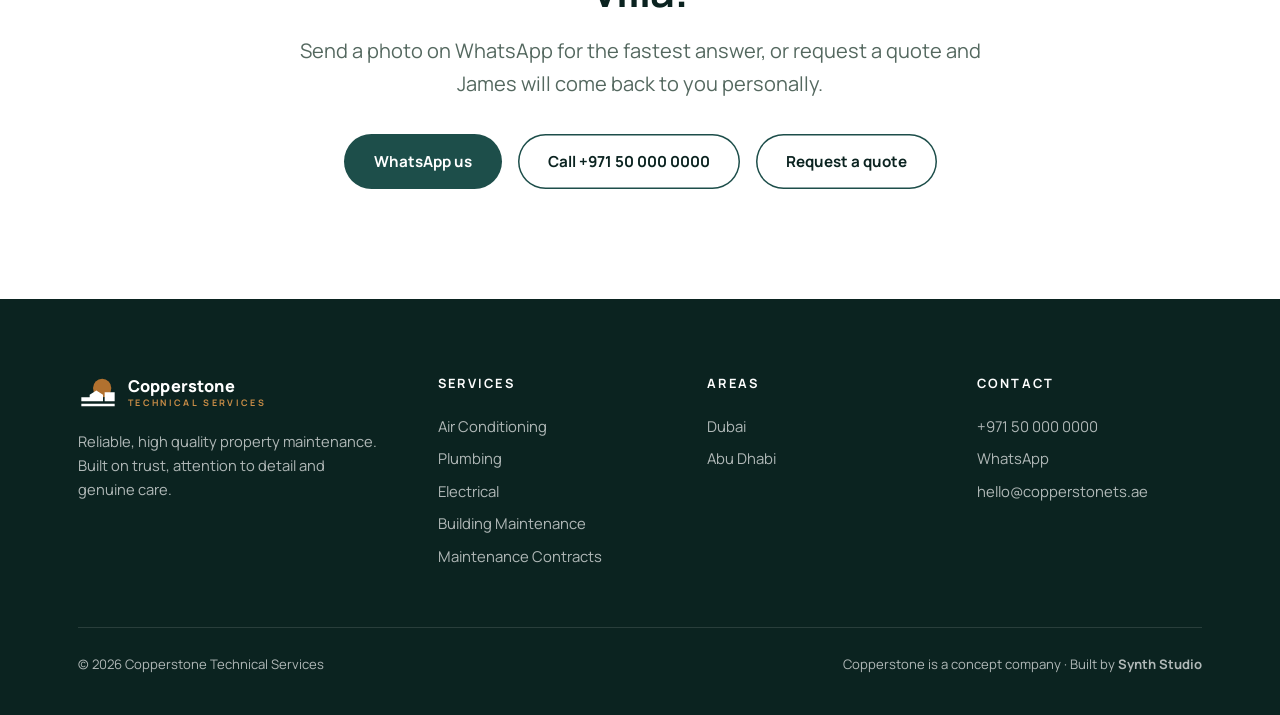
<file: services/annual-maintenance-contracts.html>
<!DOCTYPE html>
<html lang="en">
<head>
<meta charset="UTF-8">
<meta name="viewport" content="width=device-width, initial-scale=1.0">
<meta name="robots" content="noindex">
<title>Annual Maintenance Contracts for Villas in Dubai | Copperstone</title>
<meta name="description" content="Annual villa maintenance contracts across Dubai and Abu Dhabi. Scheduled visits across AC, plumbing, electrical and building works, with priority response.">
<meta property="og:type" content="website">
<meta property="og:site_name" content="Copperstone Technical Services">
<meta property="og:title" content="Annual Maintenance Contracts for Villas in Dubai | Copperstone">
<meta property="og:description" content="Annual villa maintenance contracts across Dubai and Abu Dhabi. Scheduled visits across AC, plumbing, electrical and building works, with priority response.">
<meta property="og:url" content="https://ezcb4.github.io/demo-villa-maintenance/services/annual-maintenance-contracts.html">
<meta property="og:image" content="https://ezcb4.github.io/demo-villa-maintenance/assets/og-image.jpg">
<meta property="og:image:width" content="1200">
<meta property="og:image:height" content="630">
<meta name="twitter:card" content="summary_large_image">
<meta name="twitter:image" content="https://ezcb4.github.io/demo-villa-maintenance/assets/og-image.jpg">
<meta name="theme-color" content="#0b2320">
<link rel="apple-touch-icon" href="../assets/apple-touch-icon.png">
<link rel="icon" href="../assets/copperstone-mark.svg" type="image/svg+xml">
<link rel="preconnect" href="https://fonts.googleapis.com">
<link rel="preconnect" href="https://fonts.gstatic.com" crossorigin>
<link href="https://fonts.googleapis.com/css2?family=Manrope:wght@400;500;600;700;800&family=Cormorant+Garamond:ital,wght@1,500;1,600&display=swap" rel="stylesheet">
<link rel="stylesheet" href="../styles.css">
</head>
<body>
<a class="skip-link" href="#main">Skip to content</a>
<header class="nav">
  <div class="nav-inner">
    <a class="nav-logo" href="../index.html" aria-label="Copperstone Technical Services home">
      <span class="brand"><svg class="brand-mark" viewBox="0 0 48 48" aria-hidden="true"><circle cx="29" cy="18" r="11" fill="#b1712f"/><path fill="currentColor" d="M4 34h26v-8l-8-5-8 5v3H4Zm28-11h12v11H32Zm-28 14h40v3H4Z"/></svg><span class="brand-text">Copperstone<em>Technical Services</em></span></span>
    </a>
    <button class="nav-burger" aria-label="Menu" aria-expanded="false"><i></i></button>
    <nav class="nav-links">
      <a href="../services/air-conditioning.html">Air Conditioning</a>
      <a href="../services/plumbing.html">Plumbing</a>
      <a href="../services/electrical.html">Electrical</a>
      <a href="../services/building-maintenance.html">Building</a>
      <a href="../services/annual-maintenance-contracts.html" aria-current="page">Maintenance Contracts</a>
      <a class="btn-wa" href="#demo"><svg viewBox="0 0 24 24" fill="currentColor" aria-hidden="true"><path d="M12 2a10 10 0 0 0-8.6 15.1L2 22l5-1.3A10 10 0 1 0 12 2Zm5.2 14.2c-.2.6-1.2 1.1-1.7 1.2-.5 0-1 .2-3.3-.7-2.8-1.1-4.6-4-4.7-4.2-.1-.2-1.1-1.5-1.1-2.9s.7-2 1-2.3c.2-.3.5-.3.7-.3h.5c.2 0 .4 0 .6.5l.9 2.1c0 .2.1.4 0 .6l-.4.6-.5.5c-.2.2-.3.4-.1.7.2.3.8 1.4 1.8 2.2 1.2 1.1 2.3 1.4 2.6 1.6.3.1.5.1.7-.1l1-1.2c.2-.3.4-.2.7-.1l2.2 1c.3.2.5.3.6.4 0 .1 0 .8-.3 1.4Z"/></svg> WhatsApp</a>
    </nav>
  </div>
</header>
<main id="main">
<section class="page-hero">
  <img src="../assets/stage_d_1600.jpg" alt="" width="1600" height="900" decoding="async" fetchpriority="high">
  <div class="wrap">
    <span class="crumb">Services / Annual Maintenance Contracts</span>
    <h1>Your villa, permanently looked after.</h1>
    <p class="lead">The scroll at the top of our homepage runs both ways. Without maintenance, every villa slides back toward the first frame. An Annual Maintenance Contract is how you stay at the last one.</p>
  </div>
</section>

<section class="section">
  <div class="wrap">
    <p class="eyebrow">Coverage</p>
    <h2>All four trades, one contract.</h2>
    <table class="cov reveal">
      <tr><th>Trade</th><th>Scheduled visits</th><th>Priority response</th><th>What it means</th></tr>
      <tr><td>Air Conditioning</td><td class="tick">✓</td><td class="tick">✓</td><td>Serviced before summer, cleaned and checked through the year</td></tr>
      <tr><td>Plumbing</td><td class="tick">✓</td><td class="tick">✓</td><td>Leaks caught early, heaters and pumps kept healthy</td></tr>
      <tr><td>Electrical</td><td class="tick">✓</td><td class="tick">✓</td><td>Safety checks, fault prevention, tidy repairs</td></tr>
      <tr><td>Building</td><td class="tick">✓</td><td class="tick">✓</td><td>The small-jobs list worked through on schedule</td></tr>
    </table>
  </div>
</section>

<section class="section on-white">
  <div class="wrap">
    <p class="eyebrow">The journey</p>
    <h2>From the first frame to the last.</h2>
    <p class="lead">The same villa, four states. A contract keeps yours living in the last two.</p>
    <div class="journey-strip">
      <img src="../assets/stage_a_1600.jpg" alt="Stage one: a neglected villa" style="border-radius:14px; aspect-ratio:4/3; object-fit:cover" width="1600" height="900" decoding="async" loading="lazy">
      <img src="../assets/stage_b_1600.jpg" alt="Stage two: repair works underway" style="border-radius:14px; aspect-ratio:4/3; object-fit:cover" width="1600" height="900" decoding="async" loading="lazy">
      <img src="../assets/stage_c_1600.jpg" alt="Stage three: finishing touches" style="border-radius:14px; aspect-ratio:4/3; object-fit:cover" width="1600" height="900" decoding="async" loading="lazy">
      <img src="../assets/stage_d_1600.jpg" alt="Stage four: fully restored" style="border-radius:14px; aspect-ratio:4/3; object-fit:cover" width="1600" height="900" decoding="async" loading="lazy">
    </div>
  </div>
</section>

<section class="section on-white">
  <div class="wrap">
    <p class="eyebrow">How it works</p>
    <h2>Survey. Schedule. Relax.</h2>
    <div class="steps"><div class="step reveal"><h3>Survey</h3><p>We map your villa: every AC unit, water heater, pump, board and known weak point, into one living record.</p></div>
<div class="step reveal"><h3>Schedule</h3><p>A calendar of visits shaped to your systems and seasons, with the big AC service always landing before summer.</p></div>
<div class="step reveal"><h3>Relax</h3><p>We maintain, you live. Anything urgent between visits gets priority response, because we already know your villa.</p></div></div>
  </div>
</section>

<section class="section">
  <div class="wrap">
    <p class="eyebrow">Questions</p>
    <h2 style="text-align:center">Asked often, answered straight.</h2>
    <div class="faq"><details><summary>What does a contract include?</summary><p>Scheduled preventive visits across air conditioning, plumbing, electrical and general building care, priority response between visits, and one team that knows your property.</p></details>
<details><summary>I am a landlord overseas. Does this work remotely?</summary><p>Very well. You get photo reports after every visit and a single contact who holds the keys to the problem, not just the problem.</p></details>
<details><summary>How is a contract priced?</summary><p>It is shaped to your villa: size, systems and how you use it. Request a proposal and we will survey the property and put a clear annual figure in front of you.</p></details></div>
  </div>
</section>

<section class="section on-white cta-final">
  <div class="wrap">
    <p class="eyebrow" style="justify-content:center">Get started</p>
    <h2>Request a proposal for your villa.</h2>
    <p class="lead" style="margin:0 auto">Send a photo on WhatsApp for the fastest answer, or request a quote and James will come back to you personally.</p>
    <div class="row">
      <a class="btn" href="#demo">WhatsApp us</a>
      <a class="btn ghost" href="#demo">Call +971 50 000 0000</a>
      <a class="btn ghost" href="../contact.html">Request a quote</a>
    </div>
  </div>
</section>
</main>
<footer>
  <div class="wrap">
    <div class="foot-grid">
      <div>
        <span class="brand brand-foot"><svg class="brand-mark" viewBox="0 0 48 48" aria-hidden="true"><circle cx="29" cy="18" r="11" fill="#b1712f"/><path fill="currentColor" d="M4 34h26v-8l-8-5-8 5v3H4Zm28-11h12v11H32Zm-28 14h40v3H4Z"/></svg><span class="brand-text">Copperstone<em>Technical Services</em></span></span>
        <p style="font-size:.92rem; max-width:34ch">Reliable, high quality property maintenance. Built on trust, attention to detail and genuine care.</p>
      </div>
      <div>
        <h4>Services</h4>
        <a href="../services/air-conditioning.html">Air Conditioning</a>
        <a href="../services/plumbing.html">Plumbing</a>
        <a href="../services/electrical.html">Electrical</a>
        <a href="../services/building-maintenance.html">Building Maintenance</a>
        <a href="../services/annual-maintenance-contracts.html">Maintenance Contracts</a>
      </div>
      <div>
        <h4>Areas</h4>
        <a href="../contact.html">Dubai</a>
        <a href="../contact.html">Abu Dhabi</a>
      </div>
      <div>
        <h4>Contact</h4>
        <a href="#demo">+971 50 000 0000</a>
        <a href="#demo">WhatsApp</a>
        <a href="#demo">hello@copperstonets.ae</a>
      </div>
    </div>
    <div class="foot-base">
      <span>© <span id="yr"></span> Copperstone Technical Services</span>
      <span>Copperstone is a concept company · Built by <strong style="color:inherit">Synth Studio</strong></span>
    </div>
  </div>
</footer>
<script src="../site.js"></script>
</body>
</html>
</file>
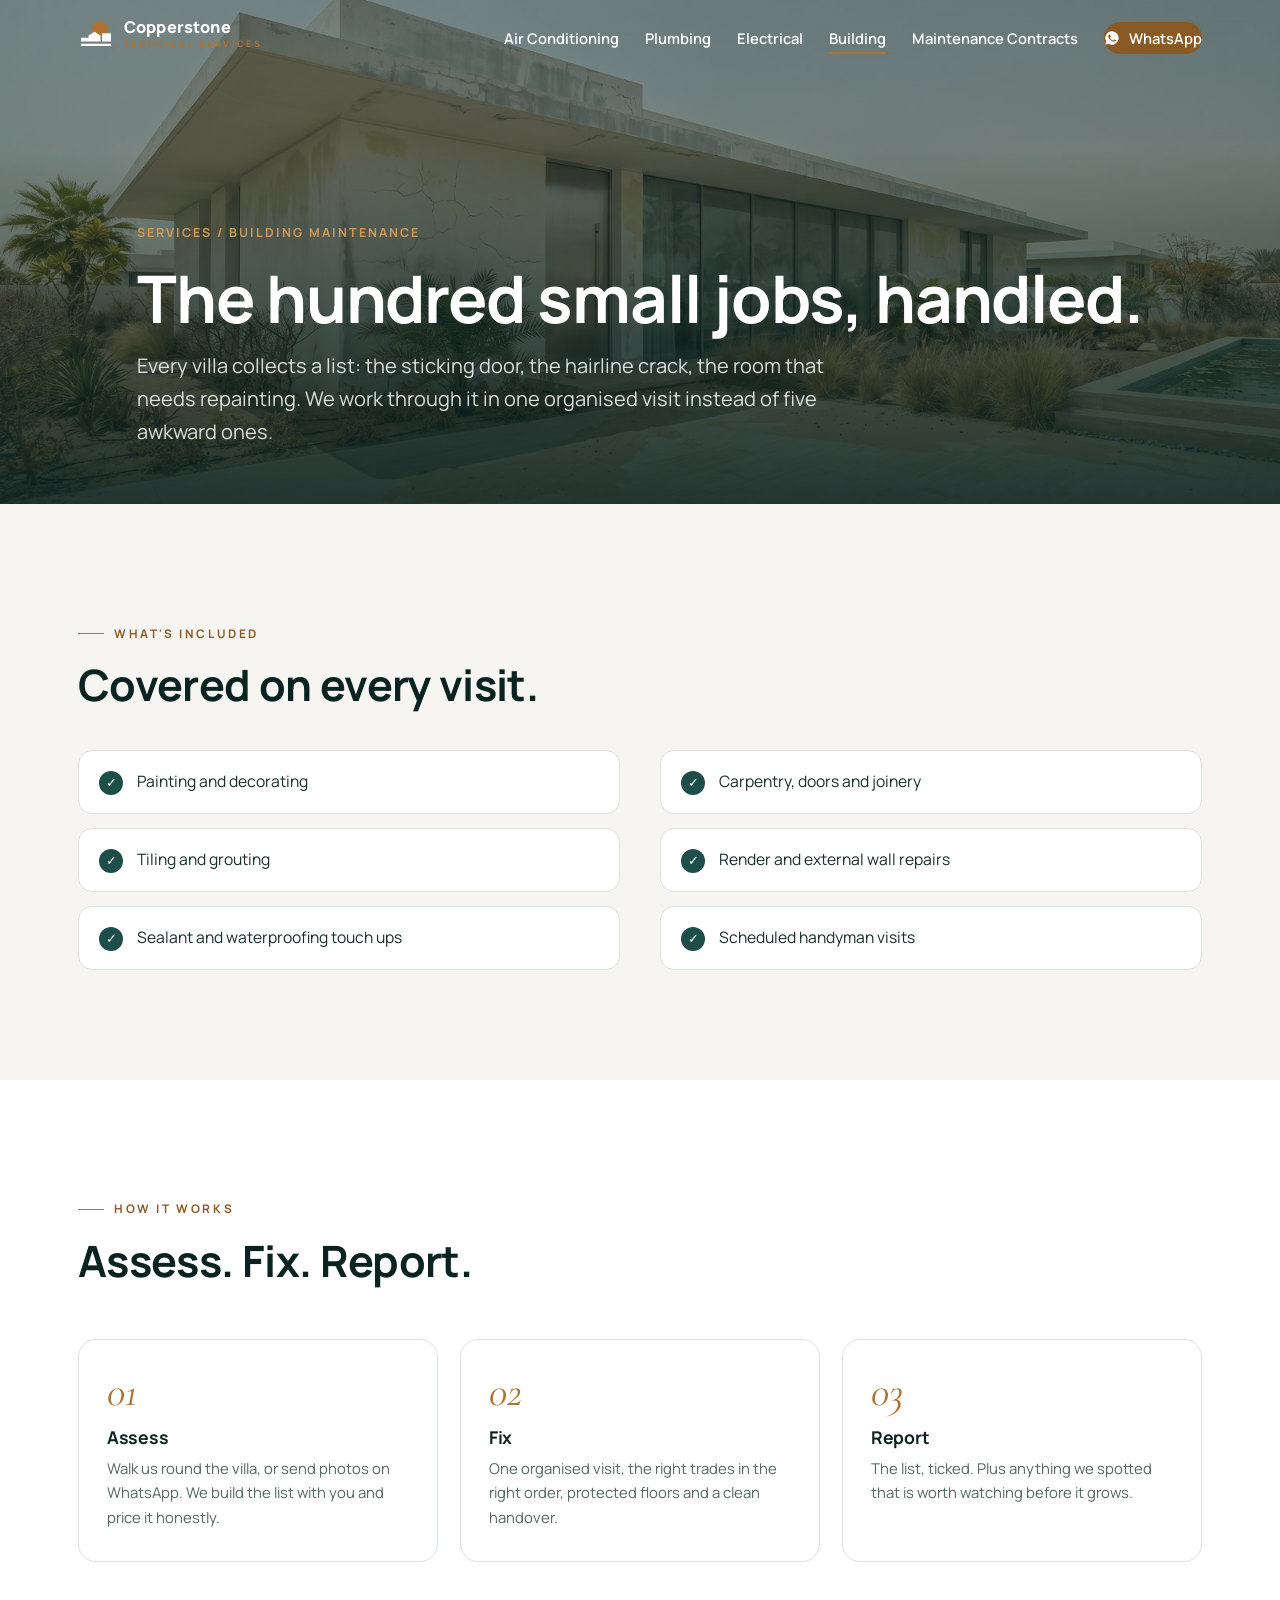
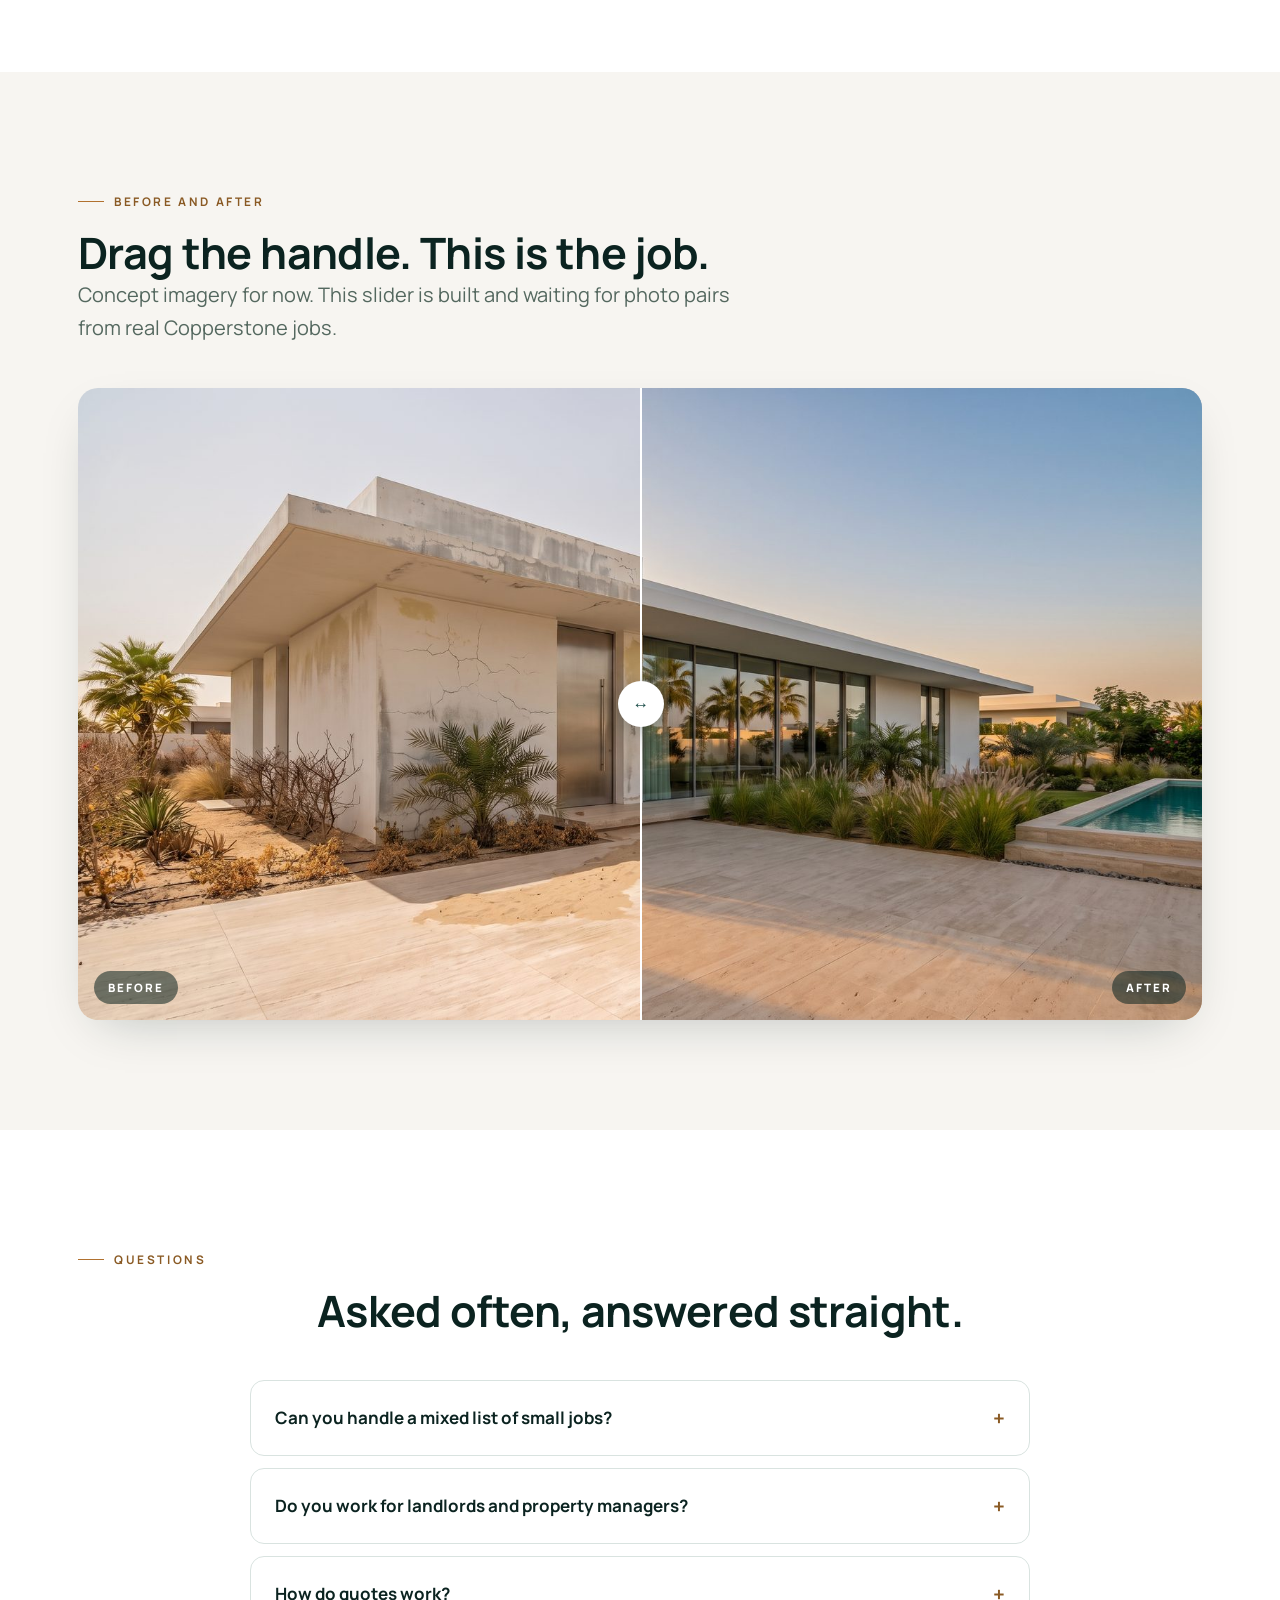
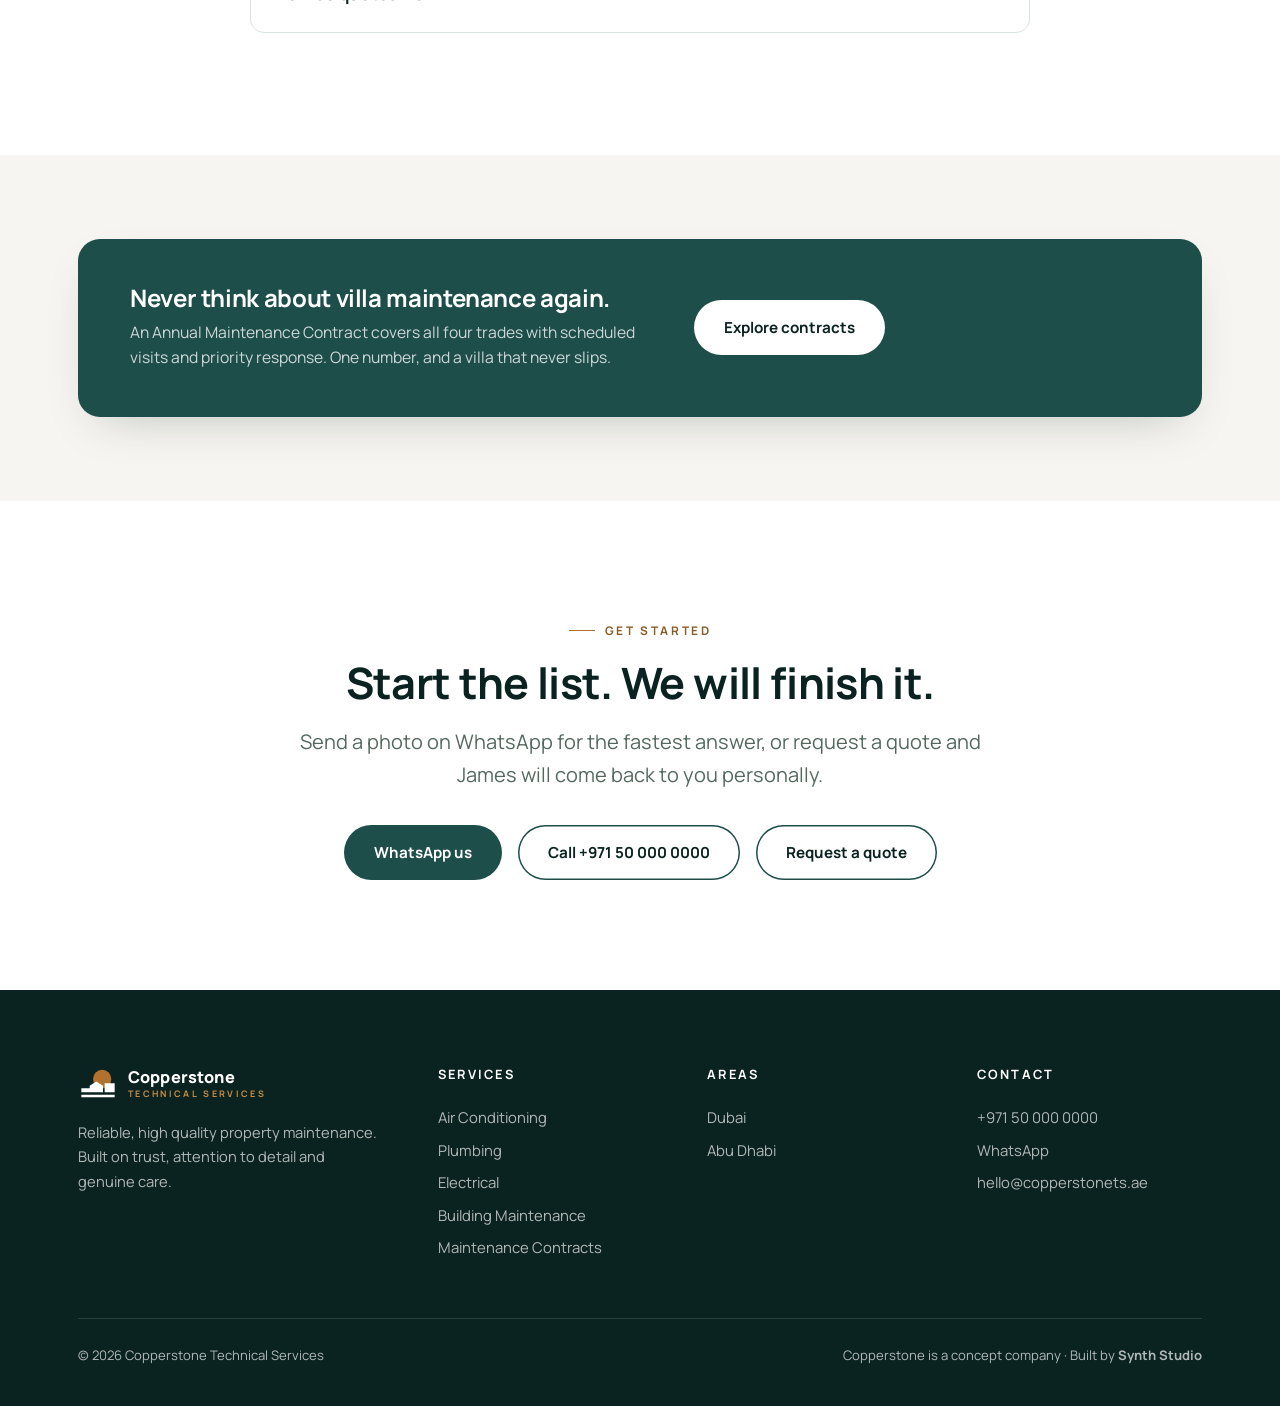
<file: services/building-maintenance.html>
<!DOCTYPE html>
<html lang="en">
<head>
<meta charset="UTF-8">
<meta name="viewport" content="width=device-width, initial-scale=1.0">
<meta name="robots" content="noindex">
<title>General Building Maintenance in Dubai | Copperstone Technical Services</title>
<meta name="description" content="General villa maintenance across Dubai and Abu Dhabi: painting, carpentry, tiling, render repairs and handyman visits. One call handles the lot.">
<meta property="og:type" content="website">
<meta property="og:site_name" content="Copperstone Technical Services">
<meta property="og:title" content="General Building Maintenance in Dubai | Copperstone Technical Services">
<meta property="og:description" content="General villa maintenance across Dubai and Abu Dhabi: painting, carpentry, tiling, render repairs and handyman visits. One call handles the lot.">
<meta property="og:url" content="https://ezcb4.github.io/demo-villa-maintenance/services/building-maintenance.html">
<meta property="og:image" content="https://ezcb4.github.io/demo-villa-maintenance/assets/og-image.jpg">
<meta property="og:image:width" content="1200">
<meta property="og:image:height" content="630">
<meta name="twitter:card" content="summary_large_image">
<meta name="twitter:image" content="https://ezcb4.github.io/demo-villa-maintenance/assets/og-image.jpg">
<meta name="theme-color" content="#0b2320">
<link rel="apple-touch-icon" href="../assets/apple-touch-icon.png">
<link rel="icon" href="../assets/copperstone-mark.svg" type="image/svg+xml">
<link rel="preconnect" href="https://fonts.googleapis.com">
<link rel="preconnect" href="https://fonts.gstatic.com" crossorigin>
<link href="https://fonts.googleapis.com/css2?family=Manrope:wght@400;500;600;700;800&family=Cormorant+Garamond:ital,wght@1,500;1,600&display=swap" rel="stylesheet">
<link rel="stylesheet" href="../styles.css">
</head>
<body>
<a class="skip-link" href="#main">Skip to content</a>
<header class="nav">
  <div class="nav-inner">
    <a class="nav-logo" href="../index.html" aria-label="Copperstone Technical Services home">
      <span class="brand"><svg class="brand-mark" viewBox="0 0 48 48" aria-hidden="true"><circle cx="29" cy="18" r="11" fill="#b1712f"/><path fill="currentColor" d="M4 34h26v-8l-8-5-8 5v3H4Zm28-11h12v11H32Zm-28 14h40v3H4Z"/></svg><span class="brand-text">Copperstone<em>Technical Services</em></span></span>
    </a>
    <button class="nav-burger" aria-label="Menu" aria-expanded="false"><i></i></button>
    <nav class="nav-links">
      <a href="../services/air-conditioning.html">Air Conditioning</a>
      <a href="../services/plumbing.html">Plumbing</a>
      <a href="../services/electrical.html">Electrical</a>
      <a href="../services/building-maintenance.html" aria-current="page">Building</a>
      <a href="../services/annual-maintenance-contracts.html">Maintenance Contracts</a>
      <a class="btn-wa" href="#demo"><svg viewBox="0 0 24 24" fill="currentColor" aria-hidden="true"><path d="M12 2a10 10 0 0 0-8.6 15.1L2 22l5-1.3A10 10 0 1 0 12 2Zm5.2 14.2c-.2.6-1.2 1.1-1.7 1.2-.5 0-1 .2-3.3-.7-2.8-1.1-4.6-4-4.7-4.2-.1-.2-1.1-1.5-1.1-2.9s.7-2 1-2.3c.2-.3.5-.3.7-.3h.5c.2 0 .4 0 .6.5l.9 2.1c0 .2.1.4 0 .6l-.4.6-.5.5c-.2.2-.3.4-.1.7.2.3.8 1.4 1.8 2.2 1.2 1.1 2.3 1.4 2.6 1.6.3.1.5.1.7-.1l1-1.2c.2-.3.4-.2.7-.1l2.2 1c.3.2.5.3.6.4 0 .1 0 .8-.3 1.4Z"/></svg> WhatsApp</a>
    </nav>
  </div>
</header>
<main id="main">
<section class="page-hero">
  <img src="../assets/stage_a_1600.jpg" alt="" width="1600" height="900" decoding="async" fetchpriority="high">
  <div class="wrap">
    <span class="crumb">Services / Building Maintenance</span>
    <h1>The hundred small jobs, handled.</h1>
    <p class="lead">Every villa collects a list: the sticking door, the hairline crack, the room that needs repainting. We work through it in one organised visit instead of five awkward ones.</p>
  </div>
</section>

<section class="section">
  <div class="wrap">
    <p class="eyebrow">What's included</p>
    <h2>Covered on every visit.</h2>
    <div class="check-grid"><div class="check reveal">Painting and decorating</div>
<div class="check reveal">Carpentry, doors and joinery</div>
<div class="check reveal">Tiling and grouting</div>
<div class="check reveal">Render and external wall repairs</div>
<div class="check reveal">Sealant and waterproofing touch ups</div>
<div class="check reveal">Scheduled handyman visits</div></div>
  </div>
</section>

<section class="section on-white">
  <div class="wrap">
    <p class="eyebrow">How it works</p>
    <h2>Assess. Fix. Report.</h2>
    <div class="steps"><div class="step reveal"><h3>Assess</h3><p>Walk us round the villa, or send photos on WhatsApp. We build the list with you and price it honestly.</p></div>
<div class="step reveal"><h3>Fix</h3><p>One organised visit, the right trades in the right order, protected floors and a clean handover.</p></div>
<div class="step reveal"><h3>Report</h3><p>The list, ticked. Plus anything we spotted that is worth watching before it grows.</p></div></div>
  </div>
</section>

<section class="section">
  <div class="wrap">
    <p class="eyebrow">Before and after</p>
    <h2>Drag the handle. This is the job.</h2>
    <p class="lead">Concept imagery for now. This slider is built and waiting for photo pairs from real Copperstone jobs.</p>
    <div class="ba reveal" style="margin-top:44px" aria-label="Before and after comparison, drag to compare">
      <img src="../assets/stage_a_1600.jpg" alt="Before: neglected villa" width="1600" height="900" decoding="async" loading="lazy">
      <img class="after-img" src="../assets/stage_d_1600.jpg" alt="After: restored villa" width="1600" height="900" decoding="async" loading="lazy">
      <div class="ba-handle"></div>
      <span class="ba-tag before">Before</span>
      <span class="ba-tag after">After</span>
    </div>
  </div>
</section>

<section class="section on-white">
  <div class="wrap">
    <p class="eyebrow">Questions</p>
    <h2 style="text-align:center">Asked often, answered straight.</h2>
    <div class="faq"><details><summary>Can you handle a mixed list of small jobs?</summary><p>That is exactly what this service is for. One visit, several trades, one invoice.</p></details>
<details><summary>Do you work for landlords and property managers?</summary><p>Yes. We prepare villas between tenancies and keep occupied ones in shape, with photo reports if you are off site.</p></details>
<details><summary>How do quotes work?</summary><p>Send photos or book a walk round. You get a clear itemised quote, and we stick to it.</p></details></div>
  </div>
</section>
<section class="section tight">
  <div class="wrap">
    <div class="amc-strip reveal">
      <div>
        <h3>Never think about villa maintenance again.</h3>
        <p>An Annual Maintenance Contract covers all four trades with scheduled visits and priority response. One number, and a villa that never slips.</p>
      </div>
      <a class="btn on-dark" href="../services/annual-maintenance-contracts.html">Explore contracts</a>
    </div>
  </div>
</section>
<section class="section on-white cta-final">
  <div class="wrap">
    <p class="eyebrow" style="justify-content:center">Get started</p>
    <h2>Start the list. We will finish it.</h2>
    <p class="lead" style="margin:0 auto">Send a photo on WhatsApp for the fastest answer, or request a quote and James will come back to you personally.</p>
    <div class="row">
      <a class="btn" href="#demo">WhatsApp us</a>
      <a class="btn ghost" href="#demo">Call +971 50 000 0000</a>
      <a class="btn ghost" href="../contact.html">Request a quote</a>
    </div>
  </div>
</section>
</main>
<footer>
  <div class="wrap">
    <div class="foot-grid">
      <div>
        <span class="brand brand-foot"><svg class="brand-mark" viewBox="0 0 48 48" aria-hidden="true"><circle cx="29" cy="18" r="11" fill="#b1712f"/><path fill="currentColor" d="M4 34h26v-8l-8-5-8 5v3H4Zm28-11h12v11H32Zm-28 14h40v3H4Z"/></svg><span class="brand-text">Copperstone<em>Technical Services</em></span></span>
        <p style="font-size:.92rem; max-width:34ch">Reliable, high quality property maintenance. Built on trust, attention to detail and genuine care.</p>
      </div>
      <div>
        <h4>Services</h4>
        <a href="../services/air-conditioning.html">Air Conditioning</a>
        <a href="../services/plumbing.html">Plumbing</a>
        <a href="../services/electrical.html">Electrical</a>
        <a href="../services/building-maintenance.html">Building Maintenance</a>
        <a href="../services/annual-maintenance-contracts.html">Maintenance Contracts</a>
      </div>
      <div>
        <h4>Areas</h4>
        <a href="../contact.html">Dubai</a>
        <a href="../contact.html">Abu Dhabi</a>
      </div>
      <div>
        <h4>Contact</h4>
        <a href="#demo">+971 50 000 0000</a>
        <a href="#demo">WhatsApp</a>
        <a href="#demo">hello@copperstonets.ae</a>
      </div>
    </div>
    <div class="foot-base">
      <span>© <span id="yr"></span> Copperstone Technical Services</span>
      <span>Copperstone is a concept company · Built by <strong style="color:inherit">Synth Studio</strong></span>
    </div>
  </div>
</footer>
<script src="../site.js"></script>
</body>
</html>
</file>
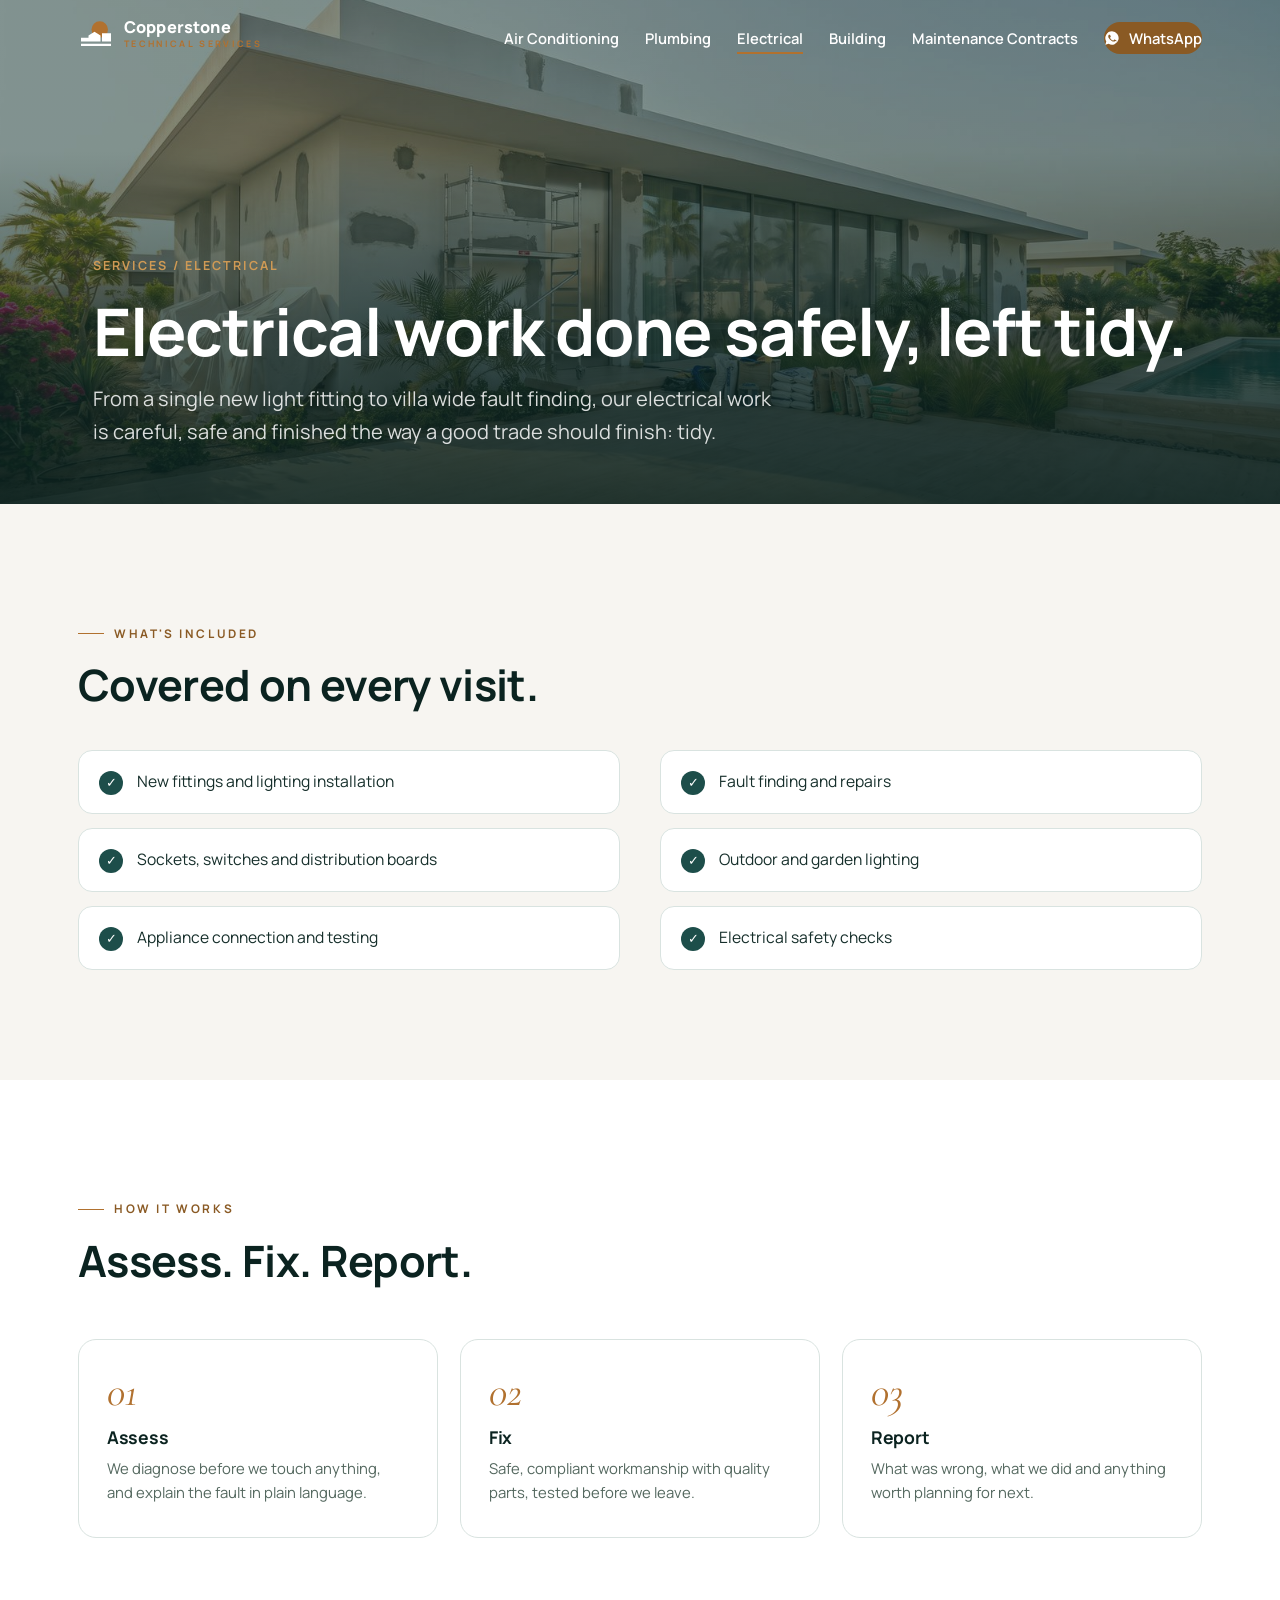
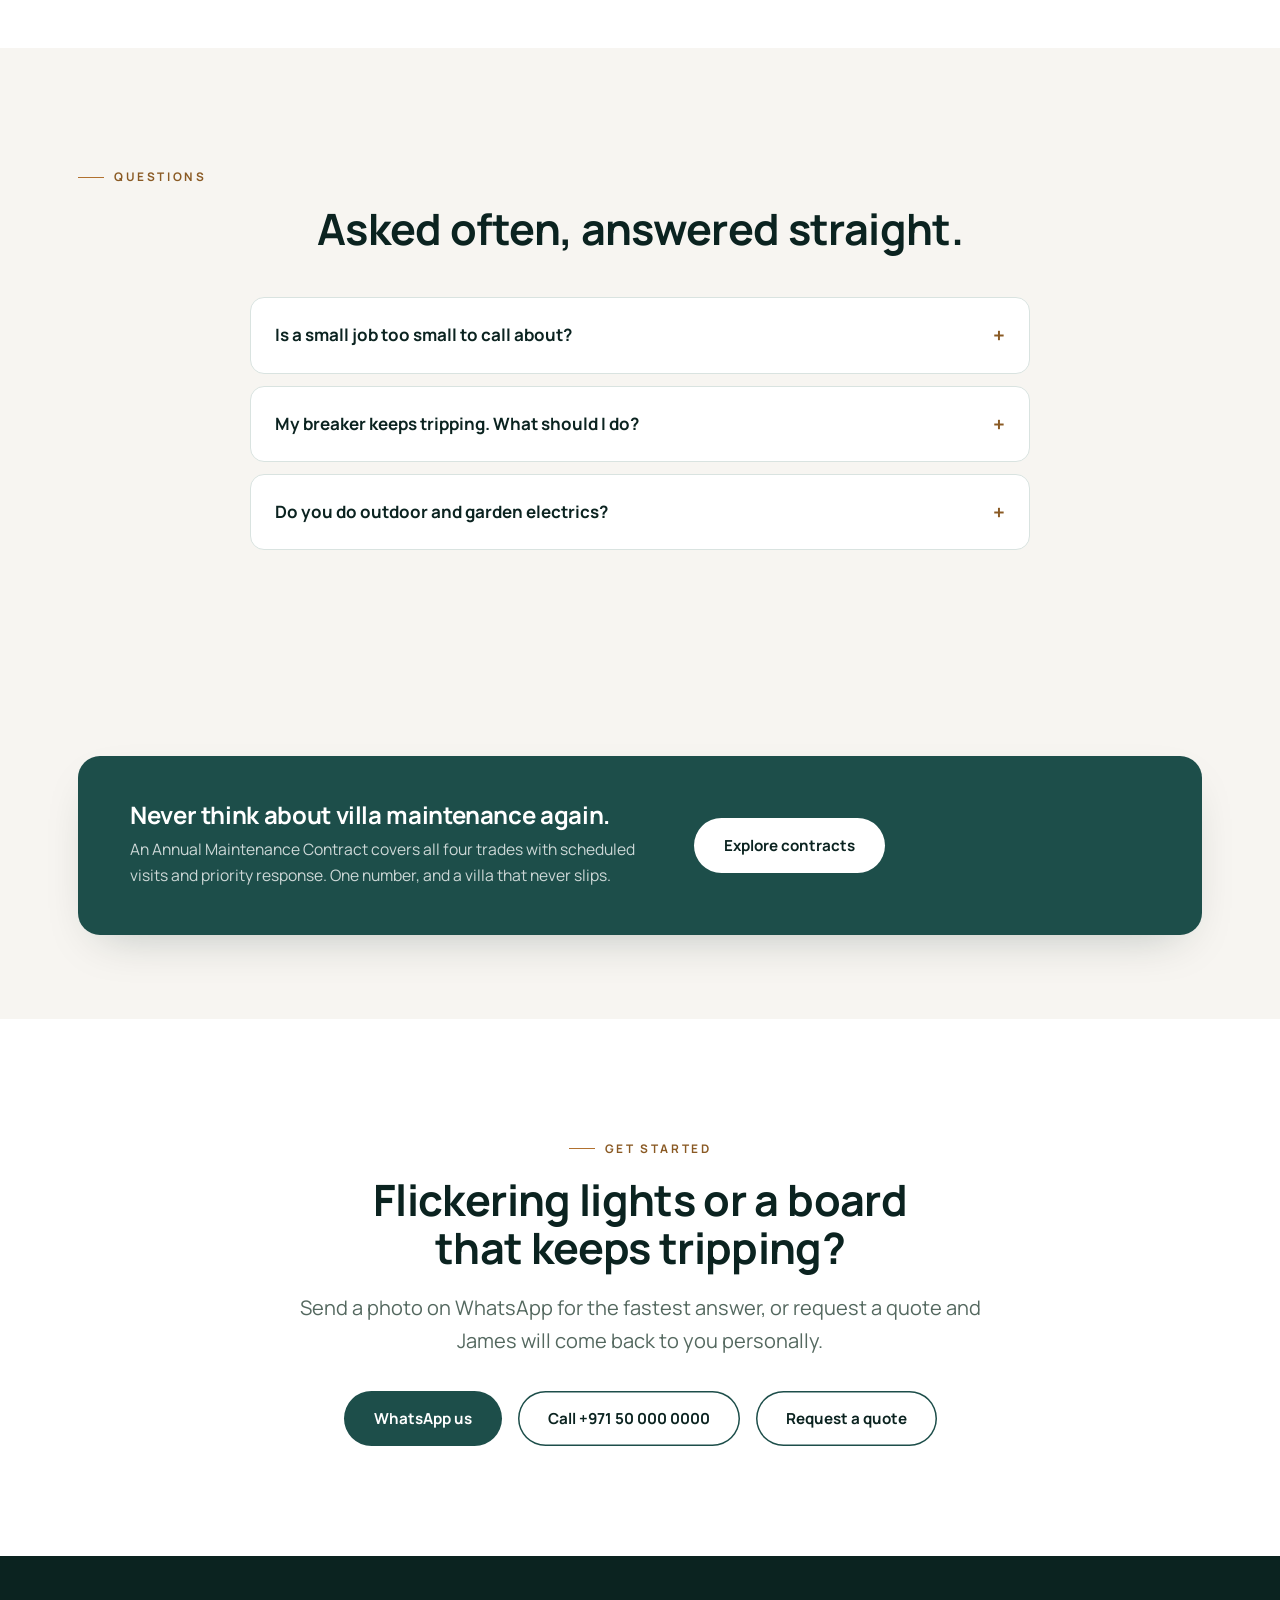
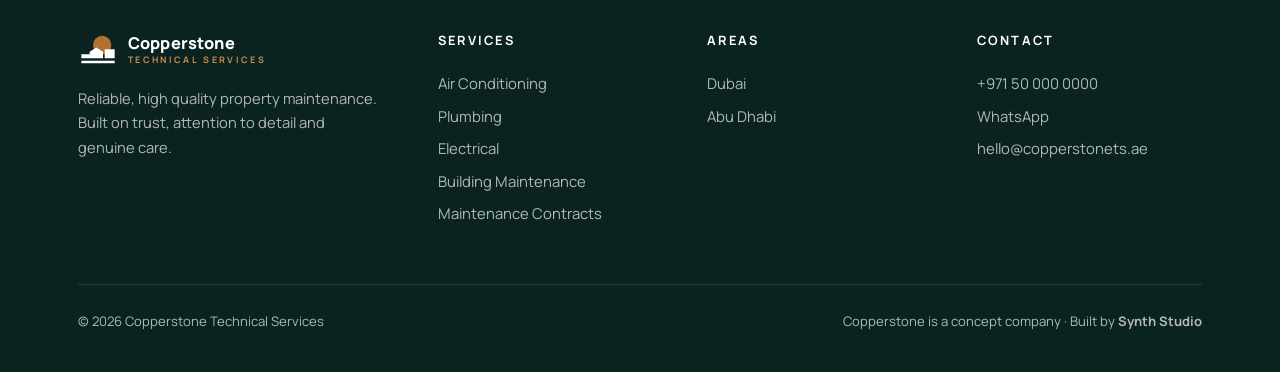
<file: services/electrical.html>
<!DOCTYPE html>
<html lang="en">
<head>
<meta charset="UTF-8">
<meta name="viewport" content="width=device-width, initial-scale=1.0">
<meta name="robots" content="noindex">
<title>Electrical Installation & Repairs in Dubai | Copperstone Technical Services</title>
<meta name="description" content="Villa electrical installation and repairs across Dubai and Abu Dhabi. Fault finding, lighting, sockets and safety checks, done safely and left tidy.">
<meta property="og:type" content="website">
<meta property="og:site_name" content="Copperstone Technical Services">
<meta property="og:title" content="Electrical Installation & Repairs in Dubai | Copperstone Technical Services">
<meta property="og:description" content="Villa electrical installation and repairs across Dubai and Abu Dhabi. Fault finding, lighting, sockets and safety checks, done safely and left tidy.">
<meta property="og:url" content="https://ezcb4.github.io/demo-villa-maintenance/services/electrical.html">
<meta property="og:image" content="https://ezcb4.github.io/demo-villa-maintenance/assets/og-image.jpg">
<meta property="og:image:width" content="1200">
<meta property="og:image:height" content="630">
<meta name="twitter:card" content="summary_large_image">
<meta name="twitter:image" content="https://ezcb4.github.io/demo-villa-maintenance/assets/og-image.jpg">
<meta name="theme-color" content="#0b2320">
<link rel="apple-touch-icon" href="../assets/apple-touch-icon.png">
<link rel="icon" href="../assets/copperstone-mark.svg" type="image/svg+xml">
<link rel="preconnect" href="https://fonts.googleapis.com">
<link rel="preconnect" href="https://fonts.gstatic.com" crossorigin>
<link href="https://fonts.googleapis.com/css2?family=Manrope:wght@400;500;600;700;800&family=Cormorant+Garamond:ital,wght@1,500;1,600&display=swap" rel="stylesheet">
<link rel="stylesheet" href="../styles.css">
</head>
<body>
<a class="skip-link" href="#main">Skip to content</a>
<header class="nav">
  <div class="nav-inner">
    <a class="nav-logo" href="../index.html" aria-label="Copperstone Technical Services home">
      <span class="brand"><svg class="brand-mark" viewBox="0 0 48 48" aria-hidden="true"><circle cx="29" cy="18" r="11" fill="#b1712f"/><path fill="currentColor" d="M4 34h26v-8l-8-5-8 5v3H4Zm28-11h12v11H32Zm-28 14h40v3H4Z"/></svg><span class="brand-text">Copperstone<em>Technical Services</em></span></span>
    </a>
    <button class="nav-burger" aria-label="Menu" aria-expanded="false"><i></i></button>
    <nav class="nav-links">
      <a href="../services/air-conditioning.html">Air Conditioning</a>
      <a href="../services/plumbing.html">Plumbing</a>
      <a href="../services/electrical.html" aria-current="page">Electrical</a>
      <a href="../services/building-maintenance.html">Building</a>
      <a href="../services/annual-maintenance-contracts.html">Maintenance Contracts</a>
      <a class="btn-wa" href="#demo"><svg viewBox="0 0 24 24" fill="currentColor" aria-hidden="true"><path d="M12 2a10 10 0 0 0-8.6 15.1L2 22l5-1.3A10 10 0 1 0 12 2Zm5.2 14.2c-.2.6-1.2 1.1-1.7 1.2-.5 0-1 .2-3.3-.7-2.8-1.1-4.6-4-4.7-4.2-.1-.2-1.1-1.5-1.1-2.9s.7-2 1-2.3c.2-.3.5-.3.7-.3h.5c.2 0 .4 0 .6.5l.9 2.1c0 .2.1.4 0 .6l-.4.6-.5.5c-.2.2-.3.4-.1.7.2.3.8 1.4 1.8 2.2 1.2 1.1 2.3 1.4 2.6 1.6.3.1.5.1.7-.1l1-1.2c.2-.3.4-.2.7-.1l2.2 1c.3.2.5.3.6.4 0 .1 0 .8-.3 1.4Z"/></svg> WhatsApp</a>
    </nav>
  </div>
</header>
<main id="main">
<section class="page-hero">
  <img src="../assets/stage_b_1600.jpg" alt="" width="1600" height="900" decoding="async" fetchpriority="high">
  <div class="wrap">
    <span class="crumb">Services / Electrical</span>
    <h1>Electrical work done safely, left tidy.</h1>
    <p class="lead">From a single new light fitting to villa wide fault finding, our electrical work is careful, safe and finished the way a good trade should finish: tidy.</p>
  </div>
</section>

<section class="section">
  <div class="wrap">
    <p class="eyebrow">What's included</p>
    <h2>Covered on every visit.</h2>
    <div class="check-grid"><div class="check reveal">New fittings and lighting installation</div>
<div class="check reveal">Fault finding and repairs</div>
<div class="check reveal">Sockets, switches and distribution boards</div>
<div class="check reveal">Outdoor and garden lighting</div>
<div class="check reveal">Appliance connection and testing</div>
<div class="check reveal">Electrical safety checks</div></div>
  </div>
</section>

<section class="section on-white">
  <div class="wrap">
    <p class="eyebrow">How it works</p>
    <h2>Assess. Fix. Report.</h2>
    <div class="steps"><div class="step reveal"><h3>Assess</h3><p>We diagnose before we touch anything, and explain the fault in plain language.</p></div>
<div class="step reveal"><h3>Fix</h3><p>Safe, compliant workmanship with quality parts, tested before we leave.</p></div>
<div class="step reveal"><h3>Report</h3><p>What was wrong, what we did and anything worth planning for next.</p></div></div>
  </div>
</section>

<section class="section">
  <div class="wrap">
    <p class="eyebrow">Questions</p>
    <h2 style="text-align:center">Asked often, answered straight.</h2>
    <div class="faq"><details><summary>Is a small job too small to call about?</summary><p>No. A single socket or one flickering light is a normal visit for us, and often part of a bigger villa round.</p></details>
<details><summary>My breaker keeps tripping. What should I do?</summary><p>Stop resetting it repeatedly and send us a message. Repeated tripping is the system telling you something is wrong.</p></details>
<details><summary>Do you do outdoor and garden electrics?</summary><p>Yes. Garden lighting, outdoor sockets and pool area equipment, installed for the conditions they live in.</p></details></div>
  </div>
</section>
<section class="section tight">
  <div class="wrap">
    <div class="amc-strip reveal">
      <div>
        <h3>Never think about villa maintenance again.</h3>
        <p>An Annual Maintenance Contract covers all four trades with scheduled visits and priority response. One number, and a villa that never slips.</p>
      </div>
      <a class="btn on-dark" href="../services/annual-maintenance-contracts.html">Explore contracts</a>
    </div>
  </div>
</section>
<section class="section on-white cta-final">
  <div class="wrap">
    <p class="eyebrow" style="justify-content:center">Get started</p>
    <h2>Flickering lights or a board that keeps tripping?</h2>
    <p class="lead" style="margin:0 auto">Send a photo on WhatsApp for the fastest answer, or request a quote and James will come back to you personally.</p>
    <div class="row">
      <a class="btn" href="#demo">WhatsApp us</a>
      <a class="btn ghost" href="#demo">Call +971 50 000 0000</a>
      <a class="btn ghost" href="../contact.html">Request a quote</a>
    </div>
  </div>
</section>
</main>
<footer>
  <div class="wrap">
    <div class="foot-grid">
      <div>
        <span class="brand brand-foot"><svg class="brand-mark" viewBox="0 0 48 48" aria-hidden="true"><circle cx="29" cy="18" r="11" fill="#b1712f"/><path fill="currentColor" d="M4 34h26v-8l-8-5-8 5v3H4Zm28-11h12v11H32Zm-28 14h40v3H4Z"/></svg><span class="brand-text">Copperstone<em>Technical Services</em></span></span>
        <p style="font-size:.92rem; max-width:34ch">Reliable, high quality property maintenance. Built on trust, attention to detail and genuine care.</p>
      </div>
      <div>
        <h4>Services</h4>
        <a href="../services/air-conditioning.html">Air Conditioning</a>
        <a href="../services/plumbing.html">Plumbing</a>
        <a href="../services/electrical.html">Electrical</a>
        <a href="../services/building-maintenance.html">Building Maintenance</a>
        <a href="../services/annual-maintenance-contracts.html">Maintenance Contracts</a>
      </div>
      <div>
        <h4>Areas</h4>
        <a href="../contact.html">Dubai</a>
        <a href="../contact.html">Abu Dhabi</a>
      </div>
      <div>
        <h4>Contact</h4>
        <a href="#demo">+971 50 000 0000</a>
        <a href="#demo">WhatsApp</a>
        <a href="#demo">hello@copperstonets.ae</a>
      </div>
    </div>
    <div class="foot-base">
      <span>© <span id="yr"></span> Copperstone Technical Services</span>
      <span>Copperstone is a concept company · Built by <strong style="color:inherit">Synth Studio</strong></span>
    </div>
  </div>
</footer>
<script src="../site.js"></script>
</body>
</html>
</file>
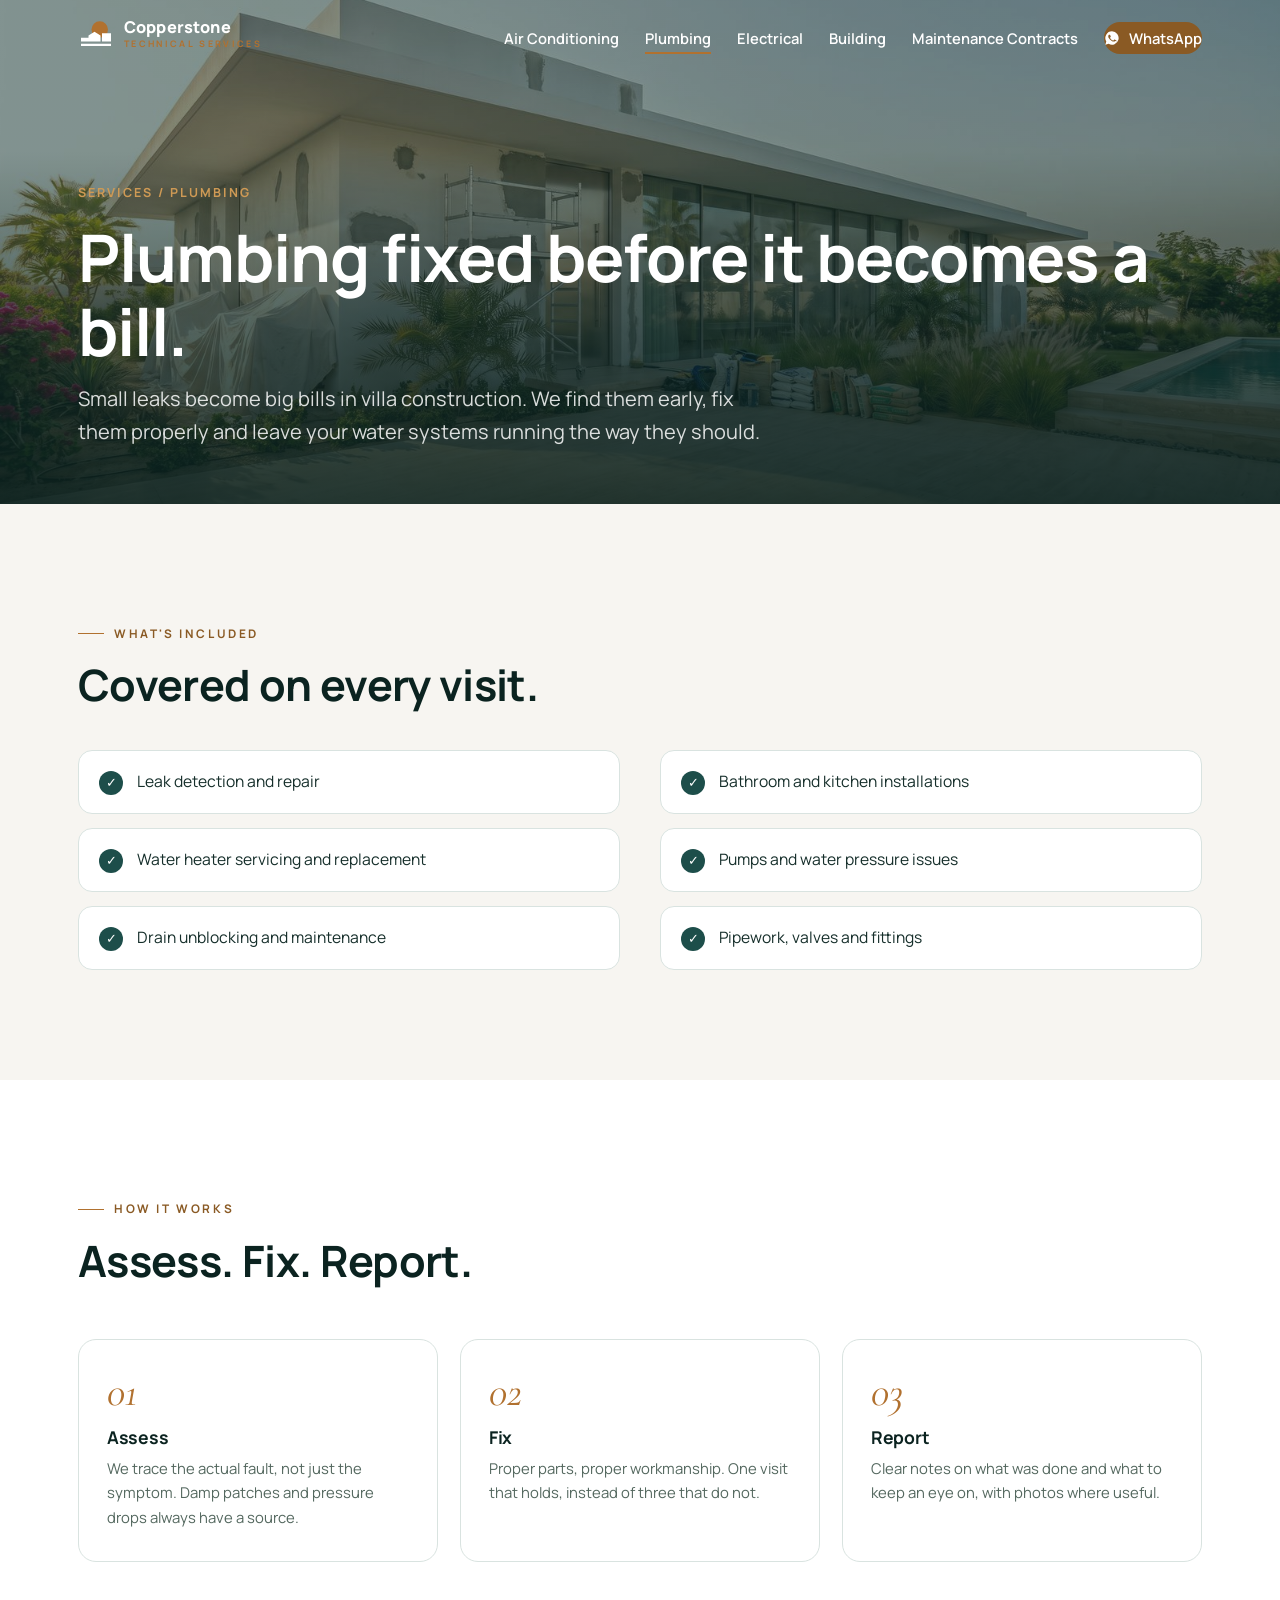
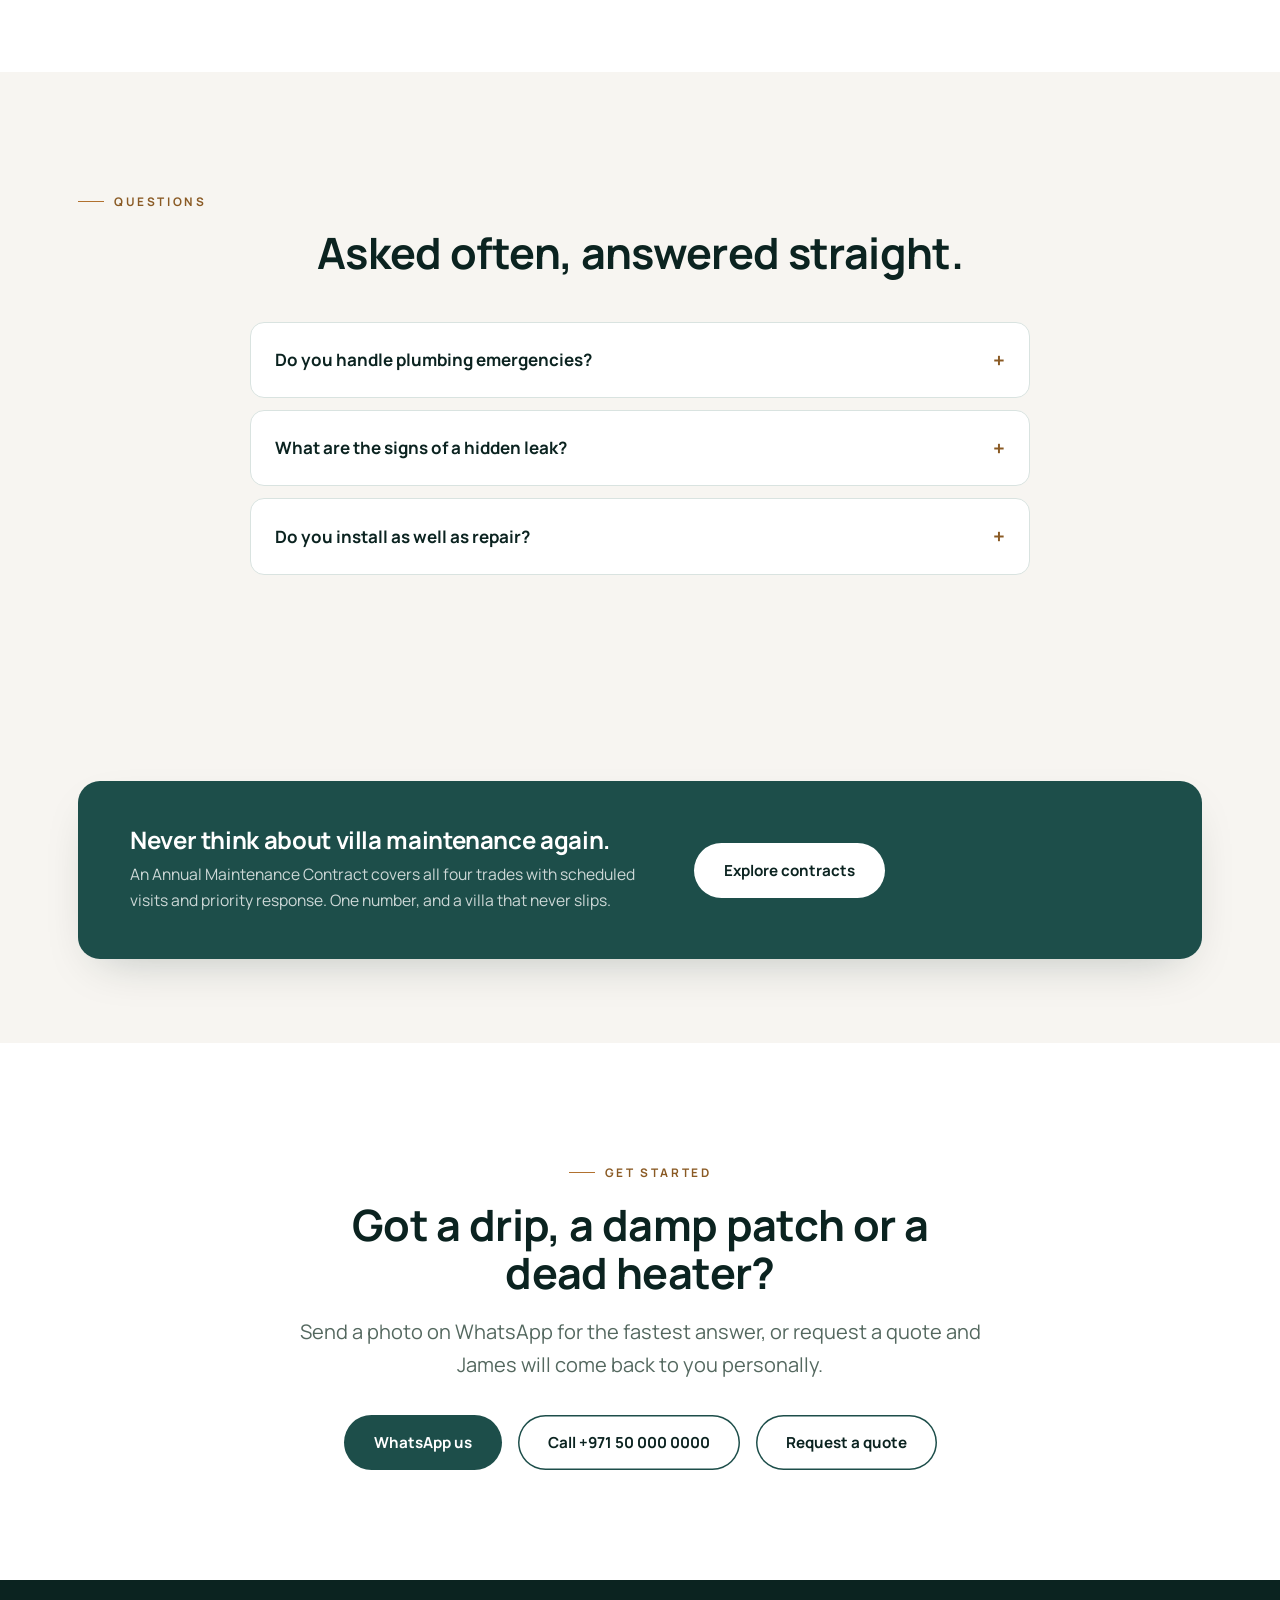
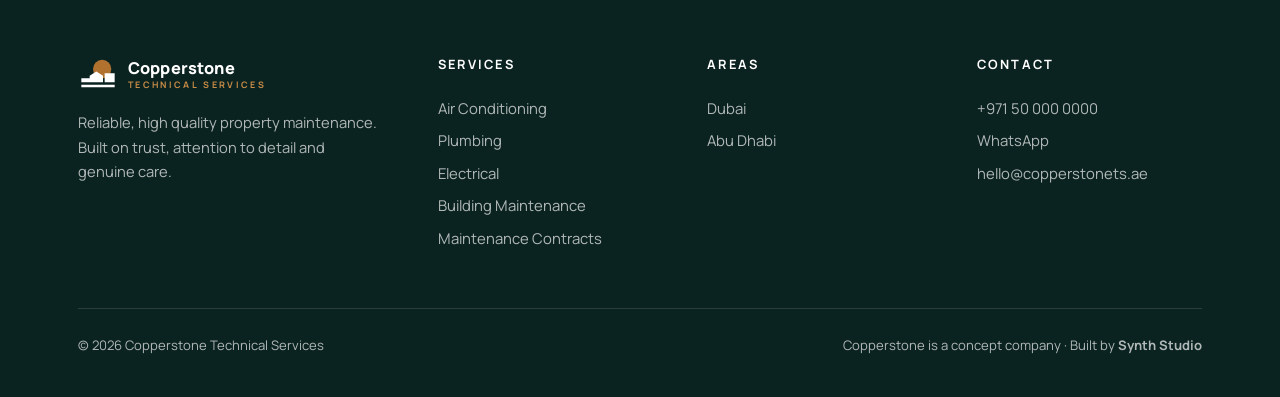
<file: services/plumbing.html>
<!DOCTYPE html>
<html lang="en">
<head>
<meta charset="UTF-8">
<meta name="viewport" content="width=device-width, initial-scale=1.0">
<meta name="robots" content="noindex">
<title>Plumbing Repairs & Installations in Dubai | Copperstone Technical Services</title>
<meta name="description" content="Villa plumbing across Dubai and Abu Dhabi: leak detection, repairs, bathroom and kitchen installations, water heaters and pumps. Fixed properly, once.">
<meta property="og:type" content="website">
<meta property="og:site_name" content="Copperstone Technical Services">
<meta property="og:title" content="Plumbing Repairs & Installations in Dubai | Copperstone Technical Services">
<meta property="og:description" content="Villa plumbing across Dubai and Abu Dhabi: leak detection, repairs, bathroom and kitchen installations, water heaters and pumps. Fixed properly, once.">
<meta property="og:url" content="https://ezcb4.github.io/demo-villa-maintenance/services/plumbing.html">
<meta property="og:image" content="https://ezcb4.github.io/demo-villa-maintenance/assets/og-image.jpg">
<meta property="og:image:width" content="1200">
<meta property="og:image:height" content="630">
<meta name="twitter:card" content="summary_large_image">
<meta name="twitter:image" content="https://ezcb4.github.io/demo-villa-maintenance/assets/og-image.jpg">
<meta name="theme-color" content="#0b2320">
<link rel="apple-touch-icon" href="../assets/apple-touch-icon.png">
<link rel="icon" href="../assets/copperstone-mark.svg" type="image/svg+xml">
<link rel="preconnect" href="https://fonts.googleapis.com">
<link rel="preconnect" href="https://fonts.gstatic.com" crossorigin>
<link href="https://fonts.googleapis.com/css2?family=Manrope:wght@400;500;600;700;800&family=Cormorant+Garamond:ital,wght@1,500;1,600&display=swap" rel="stylesheet">
<link rel="stylesheet" href="../styles.css">
</head>
<body>
<a class="skip-link" href="#main">Skip to content</a>
<header class="nav">
  <div class="nav-inner">
    <a class="nav-logo" href="../index.html" aria-label="Copperstone Technical Services home">
      <span class="brand"><svg class="brand-mark" viewBox="0 0 48 48" aria-hidden="true"><circle cx="29" cy="18" r="11" fill="#b1712f"/><path fill="currentColor" d="M4 34h26v-8l-8-5-8 5v3H4Zm28-11h12v11H32Zm-28 14h40v3H4Z"/></svg><span class="brand-text">Copperstone<em>Technical Services</em></span></span>
    </a>
    <button class="nav-burger" aria-label="Menu" aria-expanded="false"><i></i></button>
    <nav class="nav-links">
      <a href="../services/air-conditioning.html">Air Conditioning</a>
      <a href="../services/plumbing.html" aria-current="page">Plumbing</a>
      <a href="../services/electrical.html">Electrical</a>
      <a href="../services/building-maintenance.html">Building</a>
      <a href="../services/annual-maintenance-contracts.html">Maintenance Contracts</a>
      <a class="btn-wa" href="#demo"><svg viewBox="0 0 24 24" fill="currentColor" aria-hidden="true"><path d="M12 2a10 10 0 0 0-8.6 15.1L2 22l5-1.3A10 10 0 1 0 12 2Zm5.2 14.2c-.2.6-1.2 1.1-1.7 1.2-.5 0-1 .2-3.3-.7-2.8-1.1-4.6-4-4.7-4.2-.1-.2-1.1-1.5-1.1-2.9s.7-2 1-2.3c.2-.3.5-.3.7-.3h.5c.2 0 .4 0 .6.5l.9 2.1c0 .2.1.4 0 .6l-.4.6-.5.5c-.2.2-.3.4-.1.7.2.3.8 1.4 1.8 2.2 1.2 1.1 2.3 1.4 2.6 1.6.3.1.5.1.7-.1l1-1.2c.2-.3.4-.2.7-.1l2.2 1c.3.2.5.3.6.4 0 .1 0 .8-.3 1.4Z"/></svg> WhatsApp</a>
    </nav>
  </div>
</header>
<main id="main">
<section class="page-hero">
  <img src="../assets/stage_b_1600.jpg" alt="" width="1600" height="900" decoding="async" fetchpriority="high">
  <div class="wrap">
    <span class="crumb">Services / Plumbing</span>
    <h1>Plumbing fixed before it becomes a bill.</h1>
    <p class="lead">Small leaks become big bills in villa construction. We find them early, fix them properly and leave your water systems running the way they should.</p>
  </div>
</section>

<section class="section">
  <div class="wrap">
    <p class="eyebrow">What's included</p>
    <h2>Covered on every visit.</h2>
    <div class="check-grid"><div class="check reveal">Leak detection and repair</div>
<div class="check reveal">Bathroom and kitchen installations</div>
<div class="check reveal">Water heater servicing and replacement</div>
<div class="check reveal">Pumps and water pressure issues</div>
<div class="check reveal">Drain unblocking and maintenance</div>
<div class="check reveal">Pipework, valves and fittings</div></div>
  </div>
</section>

<section class="section on-white">
  <div class="wrap">
    <p class="eyebrow">How it works</p>
    <h2>Assess. Fix. Report.</h2>
    <div class="steps"><div class="step reveal"><h3>Assess</h3><p>We trace the actual fault, not just the symptom. Damp patches and pressure drops always have a source.</p></div>
<div class="step reveal"><h3>Fix</h3><p>Proper parts, proper workmanship. One visit that holds, instead of three that do not.</p></div>
<div class="step reveal"><h3>Report</h3><p>Clear notes on what was done and what to keep an eye on, with photos where useful.</p></div></div>
  </div>
</section>

<section class="section">
  <div class="wrap">
    <p class="eyebrow">Questions</p>
    <h2 style="text-align:center">Asked often, answered straight.</h2>
    <div class="faq"><details><summary>Do you handle plumbing emergencies?</summary><p>Yes. Call or WhatsApp with a photo and we will tell you honestly how urgent it is and how fast we can be there.</p></details>
<details><summary>What are the signs of a hidden leak?</summary><p>Unexplained damp or paint bubbling, a musty smell, or a water bill that creeps up. Any of those is worth a call before it grows.</p></details>
<details><summary>Do you install as well as repair?</summary><p>Yes. Bathrooms, kitchens, water heaters and pumps, installed cleanly and tested properly.</p></details></div>
  </div>
</section>
<section class="section tight">
  <div class="wrap">
    <div class="amc-strip reveal">
      <div>
        <h3>Never think about villa maintenance again.</h3>
        <p>An Annual Maintenance Contract covers all four trades with scheduled visits and priority response. One number, and a villa that never slips.</p>
      </div>
      <a class="btn on-dark" href="../services/annual-maintenance-contracts.html">Explore contracts</a>
    </div>
  </div>
</section>
<section class="section on-white cta-final">
  <div class="wrap">
    <p class="eyebrow" style="justify-content:center">Get started</p>
    <h2>Got a drip, a damp patch or a dead heater?</h2>
    <p class="lead" style="margin:0 auto">Send a photo on WhatsApp for the fastest answer, or request a quote and James will come back to you personally.</p>
    <div class="row">
      <a class="btn" href="#demo">WhatsApp us</a>
      <a class="btn ghost" href="#demo">Call +971 50 000 0000</a>
      <a class="btn ghost" href="../contact.html">Request a quote</a>
    </div>
  </div>
</section>
</main>
<footer>
  <div class="wrap">
    <div class="foot-grid">
      <div>
        <span class="brand brand-foot"><svg class="brand-mark" viewBox="0 0 48 48" aria-hidden="true"><circle cx="29" cy="18" r="11" fill="#b1712f"/><path fill="currentColor" d="M4 34h26v-8l-8-5-8 5v3H4Zm28-11h12v11H32Zm-28 14h40v3H4Z"/></svg><span class="brand-text">Copperstone<em>Technical Services</em></span></span>
        <p style="font-size:.92rem; max-width:34ch">Reliable, high quality property maintenance. Built on trust, attention to detail and genuine care.</p>
      </div>
      <div>
        <h4>Services</h4>
        <a href="../services/air-conditioning.html">Air Conditioning</a>
        <a href="../services/plumbing.html">Plumbing</a>
        <a href="../services/electrical.html">Electrical</a>
        <a href="../services/building-maintenance.html">Building Maintenance</a>
        <a href="../services/annual-maintenance-contracts.html">Maintenance Contracts</a>
      </div>
      <div>
        <h4>Areas</h4>
        <a href="../contact.html">Dubai</a>
        <a href="../contact.html">Abu Dhabi</a>
      </div>
      <div>
        <h4>Contact</h4>
        <a href="#demo">+971 50 000 0000</a>
        <a href="#demo">WhatsApp</a>
        <a href="#demo">hello@copperstonets.ae</a>
      </div>
    </div>
    <div class="foot-base">
      <span>© <span id="yr"></span> Copperstone Technical Services</span>
      <span>Copperstone is a concept company · Built by <strong style="color:inherit">Synth Studio</strong></span>
    </div>
  </div>
</footer>
<script src="../site.js"></script>
</body>
</html>
</file>
<file: styles.css>
/* Copperstone Technical Services — Synth Studio portfolio demo
   Palette is built out from the logo navy (#22476a). One warm accent (brass), used sparingly. */

:root {
  --navy: #1d4e4a;
  --ink: #0b2320;
  --paper: #f7f5f1;
  --white: #ffffff;
  --brass: #b1712f;
  --brass-deep: #8a5a24;
  --mist: #d9e3e0;
  --text: #152e2a;
  --muted: #54685f;
  --shadow: 0 18px 50px -22px rgba(11, 35, 32, .28);
  --ease: cubic-bezier(.22, .61, .21, 1);
}

* { margin: 0; padding: 0; box-sizing: border-box; }
html { scroll-behavior: smooth; }
@media (prefers-reduced-motion: reduce) { html { scroll-behavior: auto; } }

body {
  font-family: "Manrope", -apple-system, sans-serif;
  font-size: 17px;
  line-height: 1.65;
  color: var(--text);
  background: var(--paper);
  -webkit-font-smoothing: antialiased;
}

img, video { max-width: 100%; height: auto; display: block; }
a { color: var(--navy); text-decoration: none; }
button { font: inherit; cursor: pointer; }
::selection { background: var(--navy); color: #fff; }

.wrap { max-width: 1180px; margin: 0 auto; padding: 0 28px; }

/* ---------- type ---------- */

h1, h2, h3 { font-weight: 700; line-height: 1.12; letter-spacing: -.015em; color: var(--ink); }
h1 { font-size: clamp(2.4rem, 5.2vw, 4.1rem); }
h2 { font-size: clamp(1.8rem, 3.6vw, 2.7rem); }
h3 { font-size: 1.25rem; }

.serif-i {
  font-family: "Cormorant Garamond", Georgia, serif;
  font-style: italic;
  font-weight: 600;
  letter-spacing: 0;
}

.eyebrow {
  display: inline-flex;
  align-items: center;
  gap: 10px;
  font-size: .74rem;
  font-weight: 700;
  letter-spacing: .22em;
  text-transform: uppercase;
  color: var(--brass-deep);
  margin-bottom: 18px;
}
.eyebrow::before { content: ""; width: 26px; height: 1px; background: var(--brass); }

.lead { font-size: clamp(1.06rem, 1.6vw, 1.25rem); color: var(--muted); max-width: 58ch; }

/* ---------- nav ---------- */

.nav {
  position: fixed;
  inset: 0 0 auto 0;
  z-index: 60;
  transition: background .35s var(--ease), box-shadow .35s var(--ease);
}
.nav-inner {
  max-width: 1180px;
  margin: 0 auto;
  padding: 16px 28px;
  display: flex;
  align-items: center;
  gap: 34px;
}
.nav-logo img { height: 44px; width: auto; transition: filter .35s var(--ease); }
.nav-links { display: flex; gap: 26px; align-items: center; margin-left: auto; }
.nav-links a {
  font-size: .92rem;
  font-weight: 600;
  color: #fff;
  position: relative;
  padding: 4px 0;
}
.nav-links a::after {
  content: "";
  position: absolute;
  left: 0; right: 100%; bottom: 0;
  height: 2px;
  background: var(--brass);
  transition: right .3s var(--ease);
}
.nav-links a:hover::after, .nav-links a[aria-current="page"]::after { right: 0; }

.nav.solid { background: rgba(247, 246, 242, .97); box-shadow: 0 1px 0 var(--mist); }
.nav.solid .nav-links a { color: var(--ink); }
.nav.on-light .nav-links a { color: var(--ink); }

/* on dark hero the navy logo swaps to white via filter-free trick: two imgs */
.nav-logo .logo-dark { display: none; }
.nav.solid .logo-light, .nav.on-light .logo-light { display: none; }
.nav.solid .logo-dark, .nav.on-light .logo-dark { display: block; }

.btn-wa {
  display: inline-flex;
  align-items: center;
  gap: 9px;
  background: var(--brass);
  color: var(--ink);
  font-size: .88rem;
  font-weight: 800;
  padding: 11px 20px;
  border-radius: 999px;
  transition: transform .25s var(--ease), background .25s var(--ease);
}
.btn-wa:hover { transform: translateY(-2px); background: #c08040; }
.btn-wa svg { width: 16px; height: 16px; }

.nav-burger { display: none; }

/* ---------- buttons ---------- */

.btn {
  display: inline-flex;
  align-items: center;
  gap: 10px;
  background: var(--navy);
  color: #fff;
  font-weight: 700;
  font-size: .95rem;
  padding: 15px 30px;
  border-radius: 999px;
  border: 0;
  transition: transform .25s var(--ease), box-shadow .25s var(--ease), background .25s var(--ease);
}
.btn:hover { transform: translateY(-2px); box-shadow: var(--shadow); background: #266058; }
.btn.ghost { background: transparent; color: var(--ink); box-shadow: inset 0 0 0 1.5px var(--navy); }
.btn.ghost:hover { background: var(--navy); color: #fff; }
.btn.on-dark { background: #fff; color: var(--ink); }
.btn.on-dark:hover { background: var(--paper); }

/* ---------- scrub hero ---------- */

.scrub { position: relative; height: 420vh; background: var(--ink); }
.scrub-stage { position: sticky; top: 0; height: 100vh; overflow: hidden; }
.scrub-stage canvas { background: url(assets/stage_a_1600.jpg) center/cover no-repeat; }
.scrub-stage video, .scrub-stage canvas, .scrub-stage .scrub-fallback-img {
  position: absolute; inset: 0;
  width: 100%; height: 100%;
  object-fit: cover;
}
.scrub-shade {
  position: absolute; inset: 0;
  background: linear-gradient(to top, rgba(11, 35, 32, .62) 0%, rgba(11, 35, 32, .12) 38%, rgba(11, 35, 32, .18) 100%);
}

.scrub-copy {
  position: absolute;
  left: 0; right: 0; bottom: 0;
  padding: 0 0 56px;
  color: #fff;
}
.scrub-copy .wrap { display: flex; flex-direction: column; gap: 10px; }

.stage-word {
  font-family: "Cormorant Garamond", Georgia, serif;
  font-style: italic;
  font-weight: 600;
  font-size: clamp(2.6rem, 6vw, 4.6rem);
  line-height: 1;
  color: #fff;
  height: 1.1em;
  position: relative;
}
.stage-word span {
  position: absolute; left: 0; bottom: 0;
  opacity: 0;
  transform: translateY(14px);
  transition: opacity .45s var(--ease), transform .45s var(--ease);
  white-space: nowrap;
}
.stage-word span.live { opacity: 1; transform: none; }

.stage-line { font-size: clamp(1rem, 1.7vw, 1.2rem); max-width: 46ch; color: rgba(255, 255, 255, .82); min-height: 3.4em; }
.stage-line span { display: none; }
.stage-line span.live { display: inline; }

.scrub-progress {
  height: 2px;
  background: rgba(255, 255, 255, .22);
  border-radius: 2px;
  overflow: hidden;
  margin-top: 22px;
}
.scrub-progress i { display: block; height: 100%; width: 0; background: var(--brass); }

.scrub-hint {
  position: absolute;
  right: 40px; bottom: 56px;
  display: flex;
  flex-direction: column;
  align-items: center;
  gap: 10px;
  color: rgba(255, 255, 255, .75);
  font-size: .72rem;
  font-weight: 700;
  letter-spacing: .22em;
  text-transform: uppercase;
  writing-mode: vertical-rl;
  transition: opacity .4s;
}
.scrub-hint::after {
  content: "";
  width: 1px; height: 44px;
  background: linear-gradient(to bottom, var(--brass), transparent);
  animation: drip 1.8s var(--ease) infinite;
}
@keyframes drip { from { transform: scaleY(0); transform-origin: top; } 55% { transform: scaleY(1); transform-origin: top; } 56% { transform-origin: bottom; } to { transform: scaleY(0); transform-origin: bottom; } }
.scrub-hint.gone { opacity: 0; }

.hero-topline {
  position: absolute;
  left: 0; right: 0; top: 0;
  padding-top: max(15vh, 120px);
  color: #fff;
  text-align: left;
}
.hero-topline h1 { color: #fff; max-width: 15ch; }
.hero-topline .lead { color: rgba(255, 255, 255, .85); margin-top: 16px; }

/* ---------- sections ---------- */

.section { padding: 110px 0; }
.section.tight { padding: 84px 0; }
.section.on-white { background: var(--white); }
.section.on-ink { background: var(--ink); color: rgba(255, 255, 255, .85); }
.section.on-ink h2, .section.on-ink h3 { color: #fff; }
.section.on-ink .lead { color: rgba(255, 255, 255, .72); }

.split { display: grid; grid-template-columns: 1fr 1fr; gap: 64px; align-items: center; }

.facts { display: grid; grid-template-columns: repeat(3, 1fr); gap: 2px; background: var(--mist); border: 1px solid var(--mist); border-radius: 18px; overflow: hidden; }
.fact { background: var(--white); padding: 30px 30px 26px; }
.fact b { display: block; font-size: 1.06rem; color: var(--ink); margin-bottom: 6px; }
.fact span { font-size: .92rem; color: var(--muted); }

/* ---------- service cards ---------- */

.svc-grid { display: grid; grid-template-columns: repeat(3, 1fr); gap: 22px; margin-top: 54px; }
.svc-grid .svc-card:nth-child(4), .svc-grid .svc-card:nth-child(5) { transform: none; }

.svc-card {
  background: var(--white);
  border: 1px solid var(--mist);
  border-radius: 18px;
  padding: 34px 30px 30px;
  display: flex;
  flex-direction: column;
  gap: 14px;
  min-height: 240px;
  position: relative;
  transition: transform .3s var(--ease), box-shadow .3s var(--ease), border-color .3s var(--ease);
}
.svc-card:hover { transform: translateY(-6px); box-shadow: var(--shadow); border-color: transparent; }
.svc-card svg { width: 34px; height: 34px; stroke: var(--navy); }
.svc-card h3 { margin-top: 4px; }
.svc-card p { font-size: .95rem; color: var(--muted); flex: 1; }
.svc-card .go {
  font-size: .88rem;
  font-weight: 800;
  color: var(--navy);
  display: inline-flex;
  align-items: center;
  gap: 8px;
}
.svc-card .go::after { content: "→"; transition: transform .25s var(--ease); }
.svc-card:hover .go::after { transform: translateX(5px); }
.svc-card.amc { background: var(--navy); border-color: var(--navy); }
.svc-card.amc h3, .svc-card.amc .go { color: #fff; }
.svc-card.amc p { color: rgba(255, 255, 255, .78); }
.svc-card.amc svg { stroke: var(--brass); }
.svc-card.amc .go::after { color: var(--brass); }

/* ---------- imagery band ---------- */

.band { position: relative; min-height: 62vh; display: flex; align-items: flex-end; overflow: hidden; }
.band img { position: absolute; inset: 0; width: 100%; height: 100%; object-fit: cover; }
.band::after { content: ""; position: absolute; inset: 0; background: linear-gradient(15deg, rgba(11, 35, 32, .55), rgba(29, 78, 74, .12) 55%); }
.band .wrap { position: relative; z-index: 2; padding-top: 90px; padding-bottom: 64px; color: #fff; }
.band h2 { color: #fff; }

/* ---------- founder ---------- */

.founder-quote {
  font-family: "Cormorant Garamond", Georgia, serif;
  font-style: italic;
  font-weight: 500;
  font-size: clamp(1.5rem, 2.6vw, 2.1rem);
  line-height: 1.35;
  color: var(--ink);
  max-width: 26ch;
}
.section.on-ink .founder-quote { color: #fff; }
.founder-sig { margin-top: 26px; display: flex; align-items: center; gap: 14px; }
.founder-sig .dot { width: 44px; height: 44px; border-radius: 50%; background: var(--navy); color: #fff; display: flex; align-items: center; justify-content: center; font-weight: 800; }
.section.on-ink .founder-sig .dot { background: var(--brass); color: var(--ink); }
.founder-sig b { display: block; font-size: .96rem; color: inherit; }
.founder-sig span { font-size: .84rem; color: var(--muted); }
.section.on-ink .founder-sig span { color: rgba(255, 255, 255, .6); }

/* ---------- checklist / process / faq ---------- */

.check-grid { display: grid; grid-template-columns: 1fr 1fr; gap: 14px 40px; margin-top: 40px; }
.check {
  display: flex;
  gap: 14px;
  align-items: flex-start;
  background: var(--white);
  border: 1px solid var(--mist);
  border-radius: 14px;
  padding: 18px 20px;
  font-size: .98rem;
}
.check::before {
  content: "✓";
  flex: 0 0 auto;
  width: 24px; height: 24px;
  border-radius: 50%;
  background: var(--navy);
  color: #fff;
  font-size: .8rem;
  display: flex;
  align-items: center;
  justify-content: center;
  margin-top: 2px;
}

.steps { display: grid; grid-template-columns: repeat(3, 1fr); gap: 22px; margin-top: 54px; counter-reset: step; }
.step { background: var(--white); border: 1px solid var(--mist); border-radius: 18px; padding: 32px 28px; position: relative; }
.step::before {
  counter-increment: step;
  content: "0" counter(step);
  font-family: "Cormorant Garamond", Georgia, serif;
  font-style: italic;
  font-size: 2.6rem;
  color: var(--brass);
  line-height: 1;
  display: block;
  margin-bottom: 14px;
}
.step h3 { font-size: 1.1rem; margin-bottom: 8px; }
.step p { font-size: .93rem; color: var(--muted); }

.faq { max-width: 780px; margin: 44px auto 0; }
.faq details { background: var(--white); border: 1px solid var(--mist); border-radius: 14px; margin-bottom: 12px; overflow: hidden; }
.faq summary {
  list-style: none;
  cursor: pointer;
  padding: 20px 24px;
  font-weight: 700;
  color: var(--ink);
  display: flex;
  justify-content: space-between;
  align-items: center;
  gap: 20px;
}
.faq summary::-webkit-details-marker { display: none; }
.faq summary::after { content: "+"; font-size: 1.3rem; color: var(--brass-deep); transition: transform .3s var(--ease); }
.faq details[open] summary::after { transform: rotate(45deg); }
.faq details p { padding: 0 24px 22px; color: var(--muted); font-size: .96rem; }

/* ---------- before / after ---------- */

.ba { position: relative; border-radius: 20px; overflow: hidden; aspect-ratio: 16 / 9; box-shadow: var(--shadow); user-select: none; touch-action: none; }
.ba img { position: absolute; inset: 0; width: 100%; height: 100%; object-fit: cover; pointer-events: none; }
.ba .after-img { clip-path: inset(0 0 0 50%); }
.ba-handle {
  position: absolute; top: 0; bottom: 0; left: 50%;
  width: 2px;
  background: #fff;
  cursor: ew-resize;
}
.ba-handle::after {
  content: "↔";
  position: absolute;
  top: 50%; left: 50%;
  transform: translate(-50%, -50%);
  width: 46px; height: 46px;
  border-radius: 50%;
  background: #fff;
  color: var(--navy);
  font-size: 1.05rem;
  display: flex;
  align-items: center;
  justify-content: center;
  box-shadow: 0 6px 24px rgba(11, 35, 32, .35);
}
.ba-tag {
  position: absolute;
  bottom: 16px;
  font-size: .72rem;
  font-weight: 800;
  letter-spacing: .18em;
  text-transform: uppercase;
  color: #fff;
  background: rgba(11, 35, 32, .55);
  
  padding: 7px 14px;
  border-radius: 999px;
}
.ba-tag.before { left: 16px; }
.ba-tag.after { right: 16px; }

/* ---------- AMC strip / CTA ---------- */

.amc-strip {
  background: var(--navy);
  border-radius: 22px;
  padding: 46px 52px;
  display: flex;
  align-items: center;
  gap: 44px;
  color: #fff;
  box-shadow: var(--shadow);
}
.amc-strip h3 { color: #fff; font-size: 1.5rem; }
.amc-strip p { color: rgba(255, 255, 255, .78); font-size: .98rem; margin-top: 8px; max-width: 52ch; }
.amc-strip .btn { flex: 0 0 auto; }

.cta-final { text-align: center; }
.cta-final h2 { max-width: 22ch; margin: 0 auto 18px; }
.cta-final .row { display: flex; gap: 16px; justify-content: center; flex-wrap: wrap; margin-top: 34px; }

/* ---------- contact ---------- */

.contact-grid { display: grid; grid-template-columns: 1.1fr .9fr; gap: 56px; align-items: start; }
.field { margin-bottom: 18px; }
.field label { display: block; font-size: .82rem; font-weight: 700; letter-spacing: .04em; margin-bottom: 8px; color: var(--ink); }
.field input, .field textarea, .field select {
  width: 100%;
  font: inherit;
  font-size: .96rem;
  padding: 14px 16px;
  border: 1.5px solid var(--mist);
  border-radius: 12px;
  background: var(--white);
  color: var(--text);
  transition: border-color .25s;
}
.field input:focus, .field textarea:focus, .field select:focus { outline: none; border-color: var(--navy); }
.channel { display: flex; gap: 16px; align-items: center; background: var(--white); border: 1px solid var(--mist); border-radius: 16px; padding: 20px 22px; margin-bottom: 14px; transition: transform .25s var(--ease), box-shadow .25s var(--ease); }
.channel:hover { transform: translateY(-3px); box-shadow: var(--shadow); }
.channel svg { width: 24px; height: 24px; stroke: var(--navy); flex: 0 0 auto; }
.channel b { display: block; color: var(--ink); font-size: .98rem; }
.channel span { font-size: .88rem; color: var(--muted); }

/* ---------- footer ---------- */

footer { background: var(--ink); color: rgba(255, 255, 255, .68); padding: 74px 0 40px; }
.foot-grid { display: grid; grid-template-columns: 1.4fr 1fr 1fr 1fr; gap: 44px; }
.foot-grid img { height: 54px; width: auto; margin-bottom: 18px; }
.foot-grid h4 { color: #fff; font-size: .8rem; letter-spacing: .18em; text-transform: uppercase; margin-bottom: 16px; }
.foot-grid a { display: block; color: rgba(255, 255, 255, .68); font-size: .93rem; padding: 4px 0; }
.foot-grid a:hover { color: var(--brass); }
.foot-base { border-top: 1px solid rgba(255, 255, 255, .12); margin-top: 54px; padding-top: 26px; display: flex; justify-content: space-between; gap: 20px; font-size: .82rem; flex-wrap: wrap; }

/* ---------- page hero (inner pages) ---------- */

.page-hero { position: relative; min-height: 56vh; display: flex; align-items: flex-end; background: var(--ink); overflow: hidden; }
.page-hero img { position: absolute; inset: 0; width: 100%; height: 100%; object-fit: cover; opacity: .58; }
.page-hero::after { content: ""; position: absolute; inset: 0; background: linear-gradient(to top, rgba(11, 35, 32, .82), rgba(29, 78, 74, .18) 70%); }
.page-hero .wrap { position: relative; z-index: 2; color: #fff; padding-top: 160px; padding-bottom: 56px; }
.page-hero h1 { color: #fff; }
.page-hero .lead { color: rgba(255, 255, 255, .84); margin-top: 14px; }
.crumb { font-size: .78rem; font-weight: 700; letter-spacing: .16em; text-transform: uppercase; color: var(--brass); margin-bottom: 18px; display: inline-block; }

/* ---------- reveal ---------- */

.reveal { opacity: 0; transform: translateY(26px); transition: opacity .7s var(--ease), transform .7s var(--ease); }
.reveal.in { opacity: 1; transform: none; }

/* ---------- coverage table (AMC) ---------- */

.cov { width: 100%; border-collapse: collapse; margin-top: 44px; background: var(--white); border-radius: 18px; overflow: hidden; box-shadow: 0 0 0 1px var(--mist); }
.cov th, .cov td { padding: 16px 20px; text-align: left; font-size: .95rem; border-bottom: 1px solid var(--mist); }
.cov th { background: var(--navy); color: #fff; font-size: .8rem; letter-spacing: .1em; text-transform: uppercase; }
.cov tr:last-child td { border-bottom: 0; }
.cov td:first-child { font-weight: 700; color: var(--ink); }
.cov .tick { color: var(--brass-deep); font-weight: 800; }

.journey-strip { display: grid; grid-template-columns: repeat(4, 1fr); gap: 14px; margin-top: 44px; }
.journey-strip img { border-radius: 14px; aspect-ratio: 4 / 3; object-fit: cover; width: 100%; }

/* ---------- responsive ---------- */

@media (max-width: 1000px) {
  .split, .contact-grid { grid-template-columns: 1fr; gap: 44px; }
  .svc-grid { grid-template-columns: 1fr 1fr; }
  .steps { grid-template-columns: 1fr; }
  .facts { grid-template-columns: 1fr; }
  .foot-grid { grid-template-columns: 1fr 1fr; }
  .amc-strip { flex-direction: column; align-items: flex-start; padding: 38px 32px; }
  .nav-links { display: none; }
  .nav-burger {
    display: block;
    margin-left: auto;
    background: none;
    border: 0;
    width: 42px; height: 42px;
    position: relative;
    z-index: 70;
  }
  .nav-burger i, .nav-burger::before, .nav-burger::after {
    content: "";
    display: block;
    width: 22px; height: 2px;
    background: currentColor;
    margin: 5px auto;
    transition: transform .3s var(--ease), opacity .3s;
  }
  .nav-burger { color: #fff; background: rgba(11, 35, 32, .45); border-radius: 10px; }
  .nav.solid .nav-burger, .nav.on-light .nav-burger { color: var(--ink); }
  .nav.open .nav-burger::before { transform: translateY(7px) rotate(45deg); }
  .nav.open .nav-burger i { opacity: 0; }
  .nav.open .nav-burger::after { transform: translateY(-7px) rotate(-45deg); }
  .nav.open .nav-links {
    display: flex;
    position: fixed;
    inset: 0;
    background: var(--ink);
    flex-direction: column;
    justify-content: center;
    gap: 30px;
    font-size: 1.3rem;
  }
  .nav.open .nav-links a { color: #fff; }
  .nav.open .btn-wa { margin-top: 10px; }
  .check-grid { grid-template-columns: 1fr; }
}

@media (max-width: 680px) {
  .section { padding: 74px 0; }
  .svc-grid { grid-template-columns: 1fr; }
  .scrub { height: 360vh; }
  .scrub-hint { display: none; }
  .hero-topline { padding-top: 108px; }
  .wrap { padding: 0 20px; }
  .foot-grid { grid-template-columns: 1fr; gap: 30px; }
  .band { min-height: 48vh; }
  .journey-strip { grid-template-columns: 1fr 1fr; gap: 10px; }
  .cov th, .cov td { padding: 10px 10px; font-size: .82rem; }
  .cov th { font-size: .66rem; letter-spacing: .06em; }
}

/* ?capture screenshot mode: pin viewport-relative bands to fixed heights */
.capture .band { min-height: 560px; }
.capture .page-hero { min-height: 520px; }
.capture .page-hero .wrap { padding-top: 150px; }
.capture .reveal { opacity: 1; transform: none; transition: none; }

@media (prefers-reduced-motion: reduce) {
  .reveal { opacity: 1; transform: none; transition: none; }
  .scrub { height: auto; }
  .scrub-stage { position: relative; height: 100vh; }
  .scrub-hint { display: none; }
  * { animation-duration: .001s !important; }
}


/* ---------- Copperstone brand lockup (demo) ---------- */
.brand { display: inline-flex; align-items: center; gap: 10px; color: #fff; }
.brand-mark { width: 36px; height: 36px; flex: 0 0 auto; }
.brand-text { font-weight: 800; font-size: 1.02rem; letter-spacing: .01em; line-height: 1.05; color: inherit; }
.brand-text em { display: block; font-style: normal; font-weight: 700; font-size: .56rem; letter-spacing: .26em; text-transform: uppercase; color: var(--brass); margin-top: 3px; }
.nav .brand { color: #fff; }
.nav.solid .brand, .nav.on-light .brand { color: var(--ink); }
footer .brand { color: #fff; margin-bottom: 16px; }
.brand.brand-foot .brand-mark { width: 40px; height: 40px; }



/* ---------- audit pass: a11y + polish ---------- */
.skip-link { position: absolute; left: -9999px; top: 0; z-index: 200; background: var(--ink); color: #fff;
  padding: 12px 20px; border-radius: 0 0 12px 0; font-weight: 700; font-size: .9rem; }
.skip-link:focus { left: 0; }
:focus-visible { outline: 3px solid var(--brass-deep); outline-offset: 3px; border-radius: 4px; }
.ba-handle:focus-visible { outline-offset: 6px; }
body.menu-open { overflow: hidden; }
[id] { scroll-margin-top: 90px; }
@supports (height: 100dvh) {
  .scrub-stage { height: 100dvh; }
}

/* contrast fixes (WCAG AA) */
.nav.solid .brand-text em, .nav.on-light .brand-text em { color: var(--brass-deep); }
footer .brand-text em { color: #c98d47; }
.btn-wa { background: var(--brass-deep); color: #fff; }
.btn-wa:hover { background: #a06a2c; }
.crumb { color: #cf9a55; }

/* demo toast */
.demo-toast { position: fixed; left: 50%; bottom: 64px; transform: translateX(-50%) translateY(8px); z-index: 120;
  background: var(--ink); color: #fff; font-size: .88rem; font-weight: 600; padding: 12px 22px;
  border-radius: 999px; box-shadow: 0 10px 30px rgba(11,35,32,.4); opacity: 0; pointer-events: none;
  transition: opacity .3s ease, transform .3s ease; max-width: 90vw; text-align: center; }
.demo-toast.show { opacity: 1; transform: translateX(-50%) translateY(0); }
</file>
